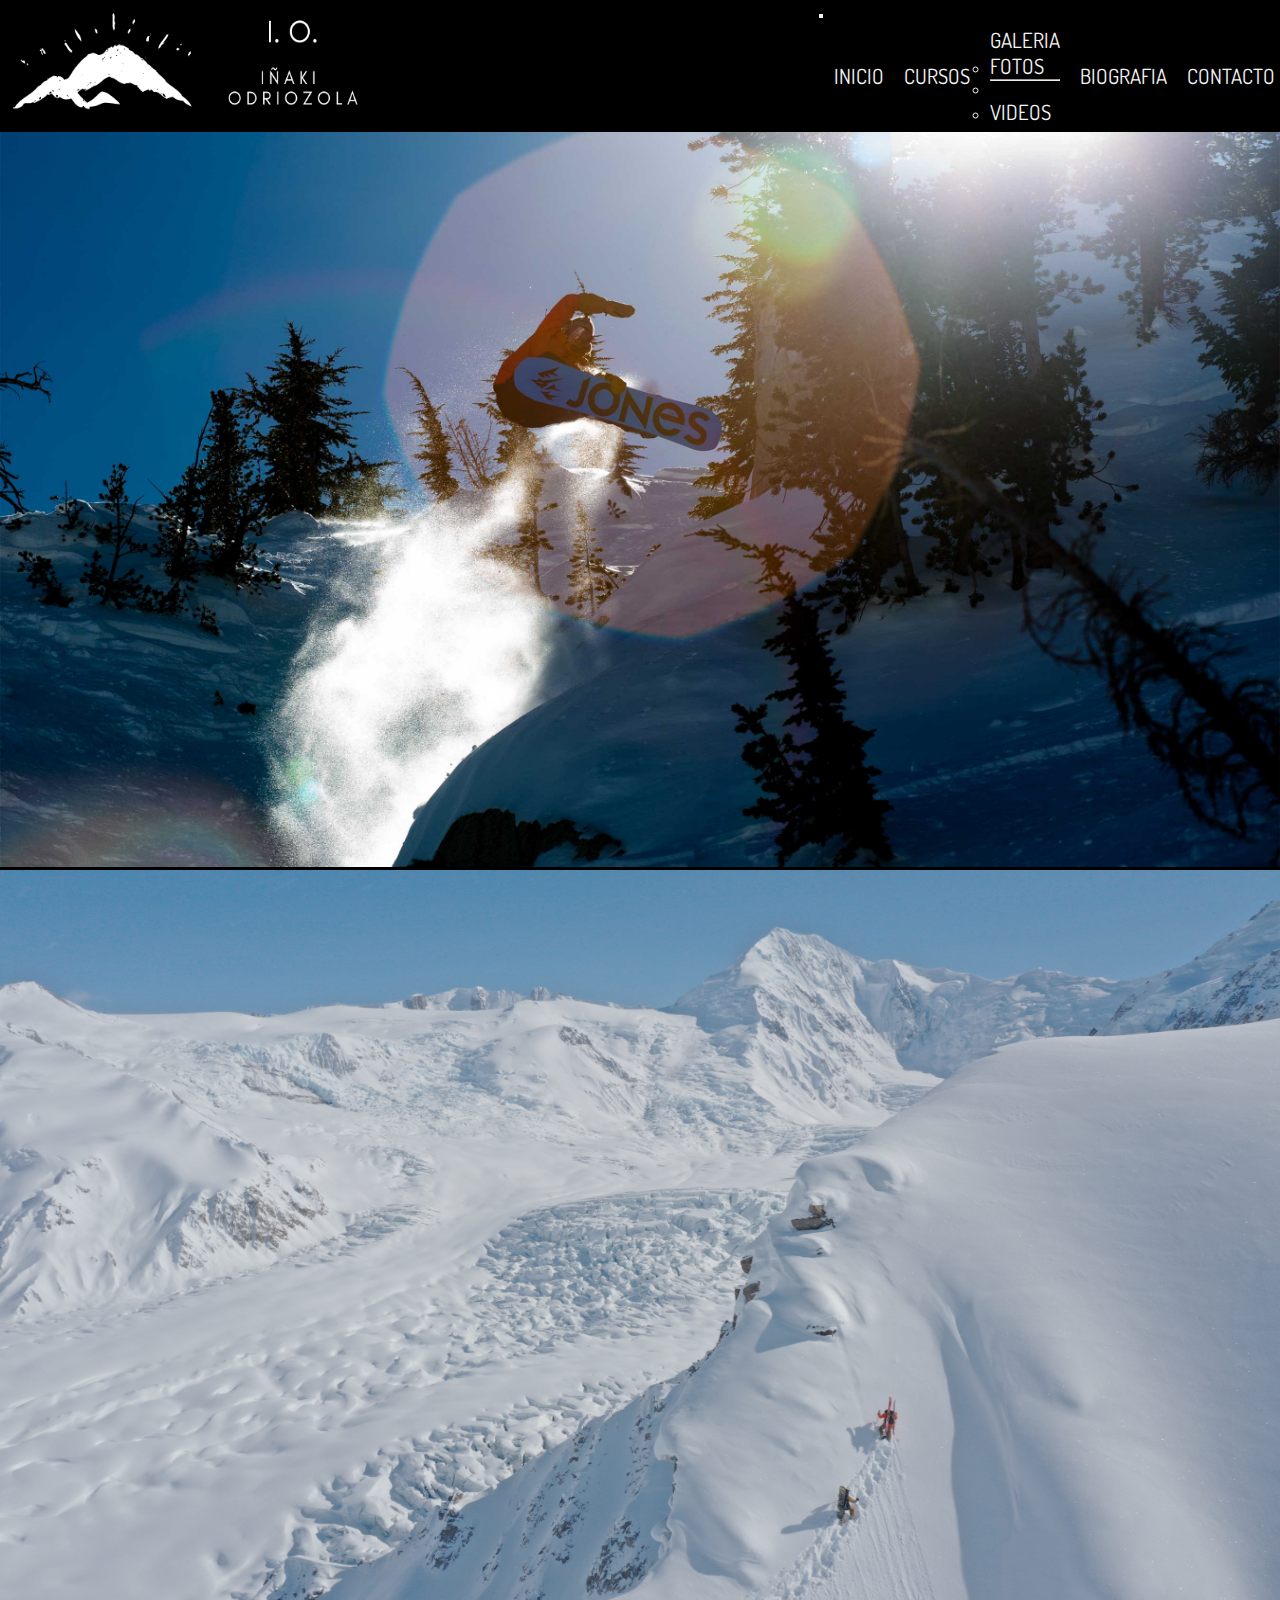
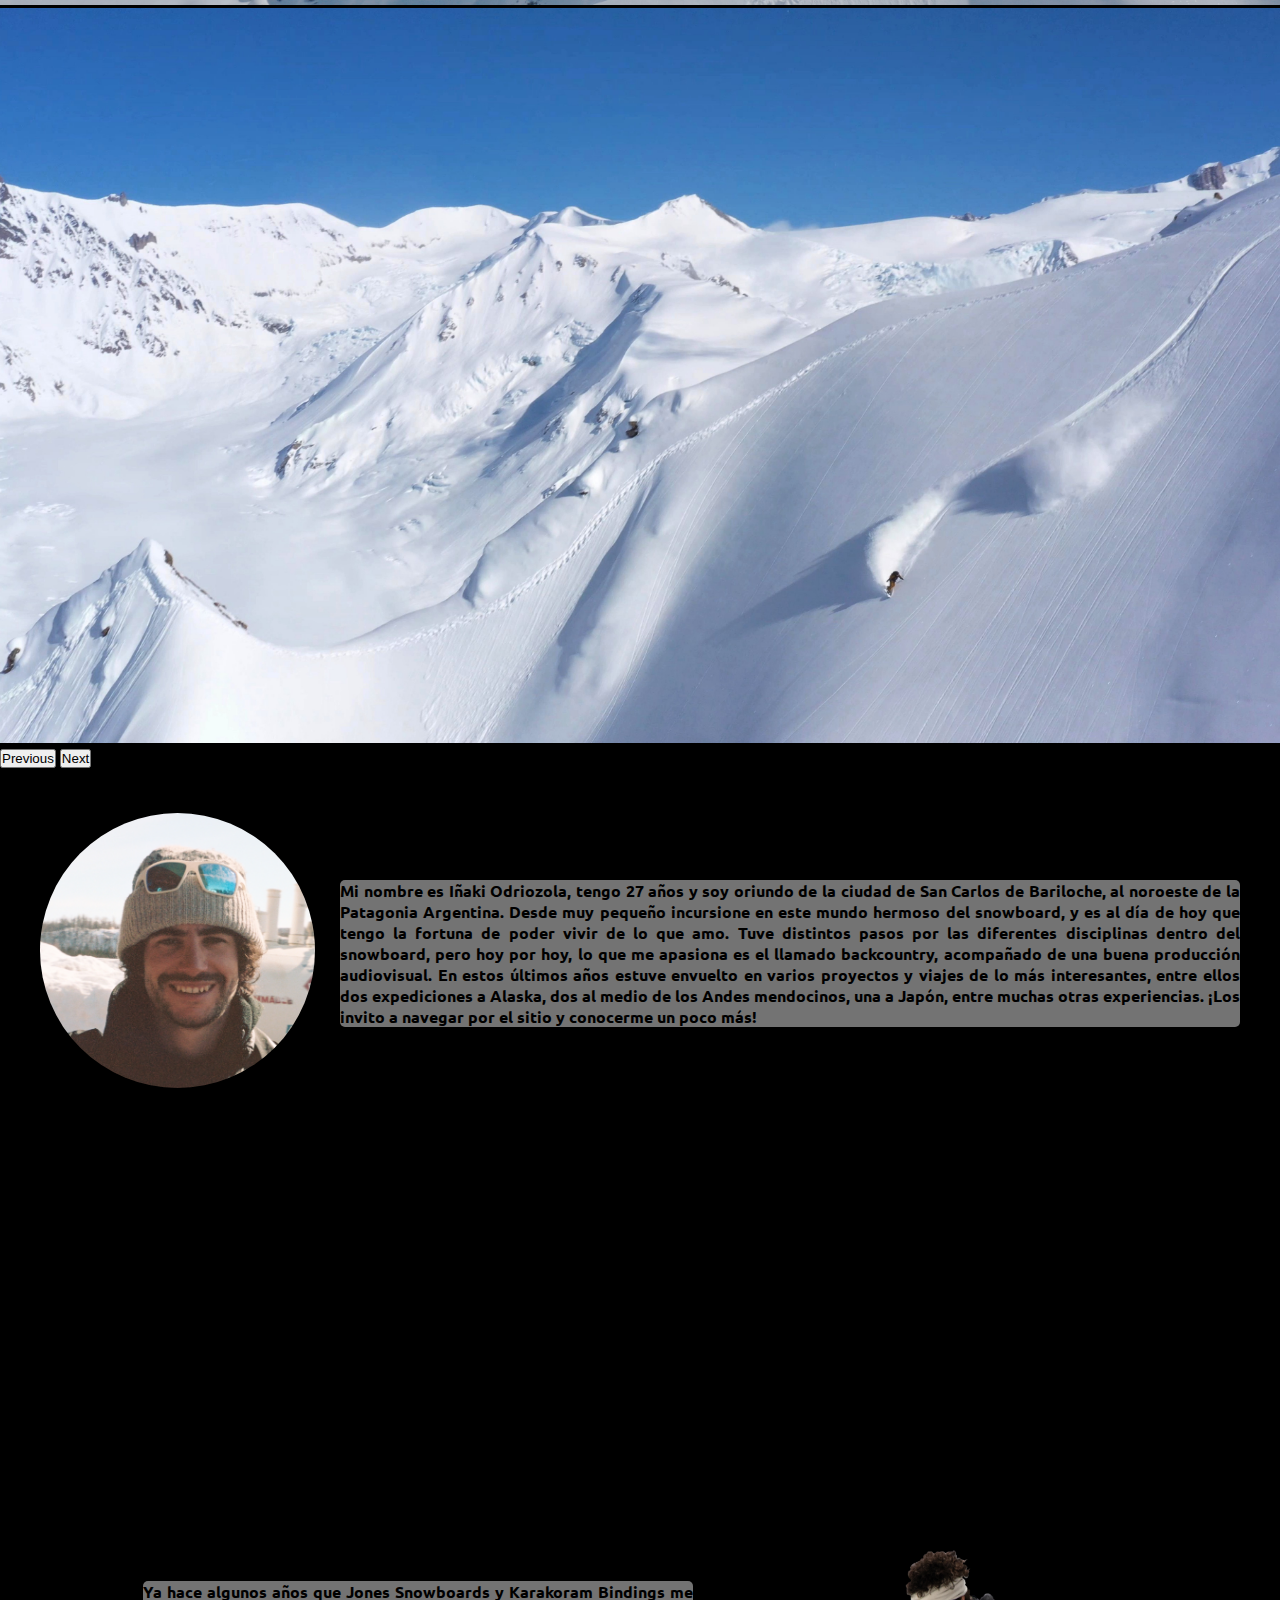
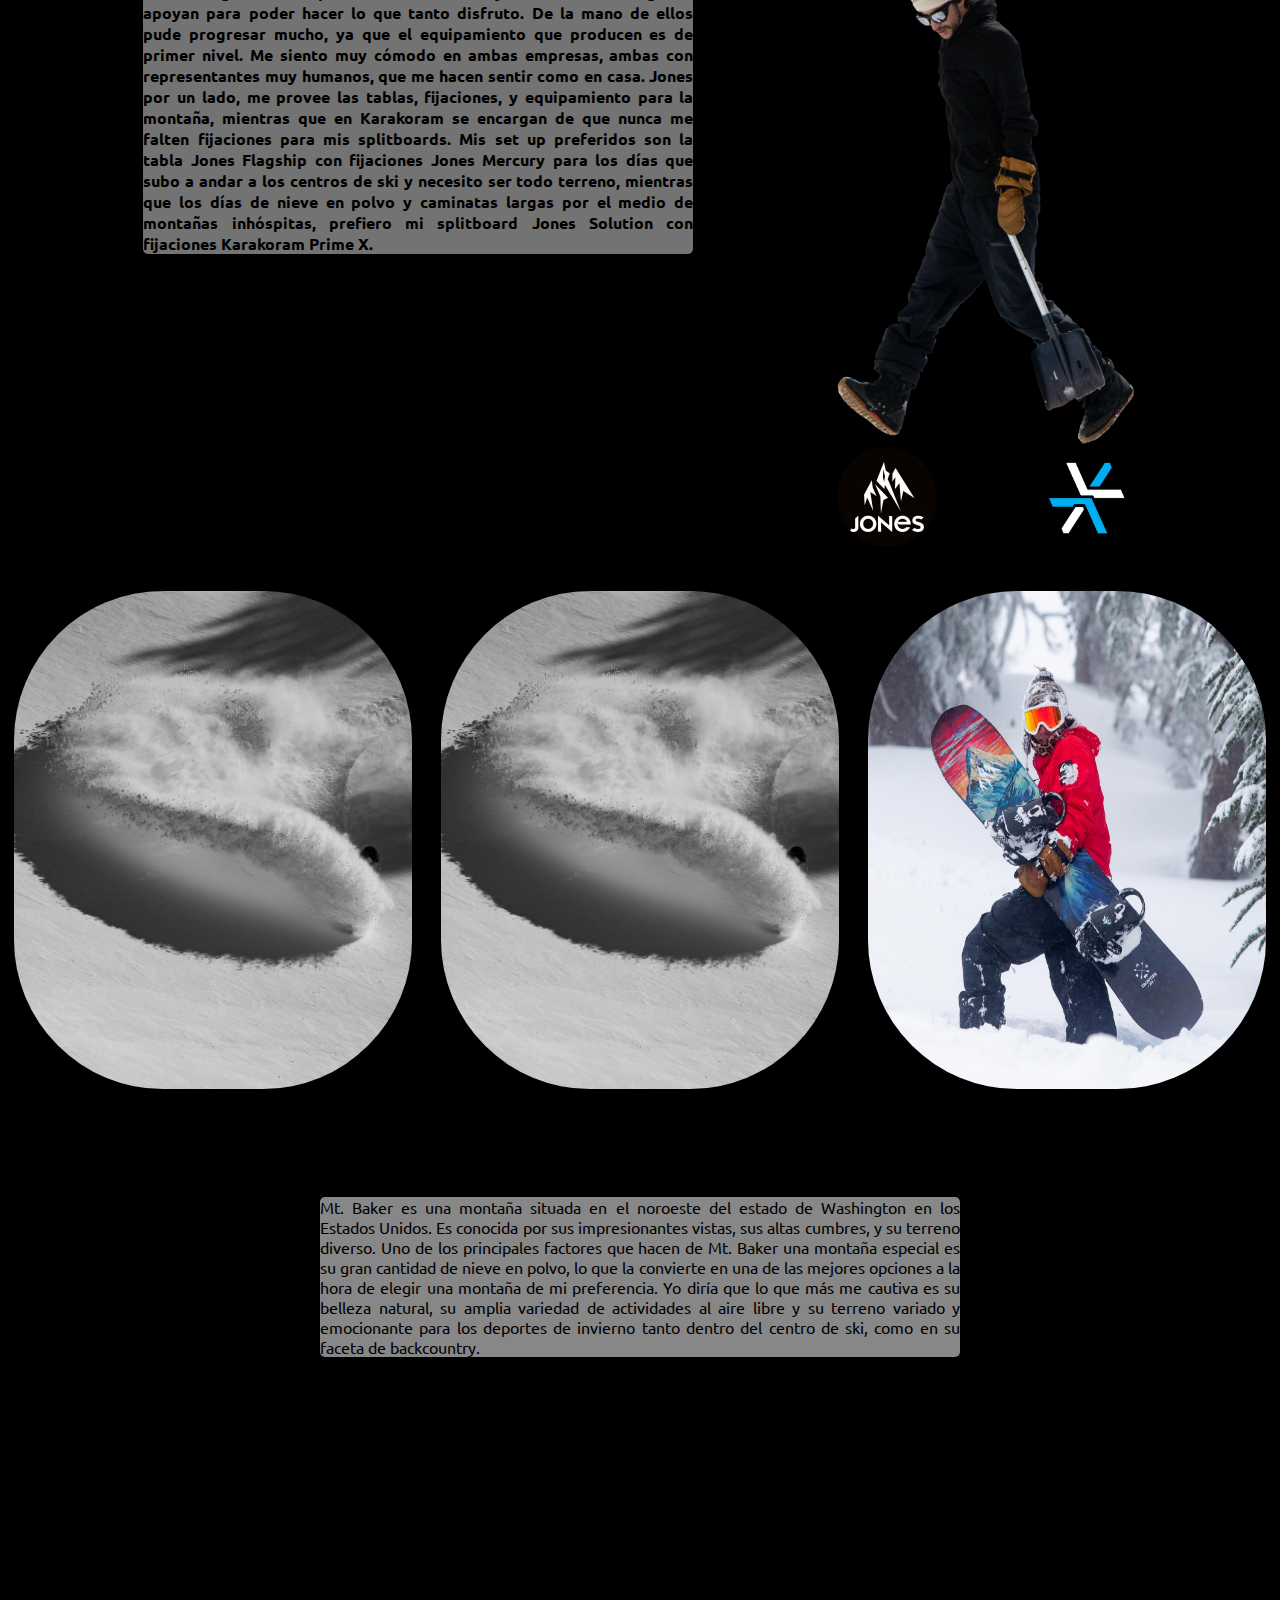
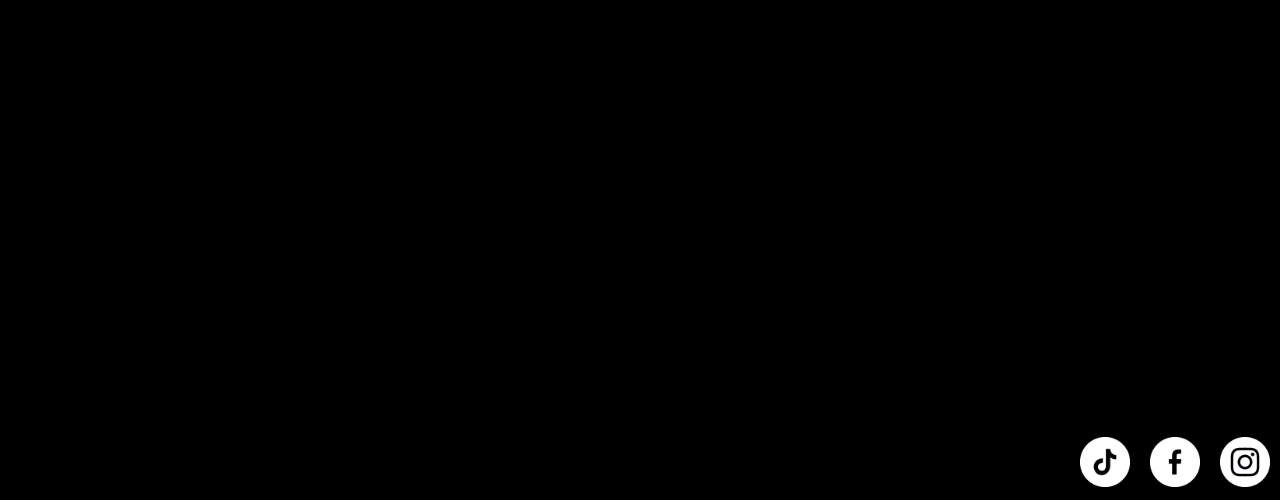
<file: index.html>
<!DOCTYPE html>
<html lang="en">
    <head>
        <meta charset="UTF-8">
        <meta http-equiv="X-UA-Compatible" content="IE=edge">
        <meta name="viewport" content="width=device-width, initial-scale=1.0">
        <meta name="description" content="Sitio web del snowboarder profesional argentino Iñaki Odriozola">
        <meta name="keywords" content="snowboard, cursos, argentino, backcountry, montaña, nieve, tabla, freestyle, bindings">
        <link href="https://cdn.jsdelivr.net/npm/bootstrap@5.3.0-alpha1/dist/css/bootstrap.min.css" rel="stylesheet" integrity="sha384-GLhlTQ8iRABdZLl6O3oVMWSktQOp6b7In1Zl3/Jr59b6EGGoI1aFkw7cmDA6j6gD" crossorigin="anonymous">
        <link rel="stylesheet" href="./sass/style.css">
        <title>IO | IÑAKI ODRIOZOLA</title>
    </head>
    <body>
        <header class="headerPrincipal">
            <a class="navbar-brand" href="./index.html"><img class="logo-io" src="./img/logo-io.jpg" alt="Img Logo"/></a>
            <nav class="navbar navbar-dark navbar-expand-lg" data-bs-theme="dark">
                <div class="container-fluid">
                    <button class="navbar-toggler" type="button" data-bs-toggle="collapse" data-bs-target="#navbarNav" aria-controls="navbarNav" aria-expanded="false" aria-label="Toggle navigation">
                        <span class="navbar-toggler-icon"></span>
                    </button>
                    <div class="collapse navbar-collapse" id="navbarNav">
                        <ul class="navbar-nav">
                            <li class="nav-item">
                            <a class="nav-link" aria-current="page" href="./index.html">INICIO</a>
                            </li>
                            <li class="nav-item">
                                <a class="nav-link" href="./pages/cursos.html">CURSOS</a>
                            </li>
                            <li class="nav-item dropdown">
                                <a class="nav-link dropdown-toggle" href="#" role="button" data-bs-toggle="dropdown" aria-expanded="false">
                                  GALERIA
                                </a>
                                <ul class="dropdown-menu">
                                    <li><a class="dropdown-item" href="./pages/galeria.html">FOTOS</a></li>
                                    <li><hr class="dropdown-divider"></li>
                                    <li><a class="dropdown-item" href="./pages/video-galeria.html">VIDEOS</a></li>
                                </ul>
                            </li>
                            <li class="nav-item">
                                <a class="nav-link" href="./pages/biografia.html">BIOGRAFIA</a>
                            </li>
                            <li class="nav-item">
                                <a class="nav-link" href="./pages/contacto.html">CONTACTO</a>
                            </li>
                        </ul>
                    </div>
                </div>
            </nav>                                    
        </header>
        <main class="mainPrincipal">
            <div id="carouselExampleRide" class="carousel slide" data-bs-ride="true">
                <div class="carousel-inner">
                  <div class="carousel-item active">
                    <img src="./img/img-carousel-1.JPG" class="d-block w-100" alt="img carousel 1">
                  </div>
                  <div class="carousel-item">
                    <img src="./img/img-carousel-2.JPG" class="d-block w-100" alt="img carousel 2">
                  </div>
                  <div class="carousel-item">
                    <img src="./img/img-carousel-3.jpg" class="d-block w-100" alt="img carousel 3">
                  </div>
                </div>
                <button class="carousel-control-prev" type="button" data-bs-target="#carouselExampleRide" data-bs-slide="prev">
                  <span class="carousel-control-prev-icon" aria-hidden="true"></span>
                  <span class="visually-hidden">Previous</span>
                </button>
                <button class="carousel-control-next" type="button" data-bs-target="#carouselExampleRide" data-bs-slide="next">
                  <span class="carousel-control-next-icon" aria-hidden="true"></span>
                  <span class="visually-hidden">Next</span>
                </button>
              </div>
            <section class="sobreMi">
                <div class="imgSobreMi">
                    <img src="./img/img-sobre-mi.jpg" alt="sobre mi">
                </div>
                <div class="textoSobreMi">
                    <h2>SOBRE MI</h2>
                    <p>Mi nombre es Iñaki Odriozola, tengo 27 años y soy oriundo de la ciudad de San Carlos de Bariloche, al noroeste de la Patagonia Argentina. Desde muy pequeño incursione en este mundo hermoso del snowboard, y es al día de hoy que tengo la fortuna de poder vivir de lo que amo. Tuve distintos pasos por las diferentes disciplinas dentro del snowboard, pero hoy por hoy, lo que me apasiona es el llamado backcountry, acompañado de una buena producción audiovisual. En estos últimos años estuve envuelto en varios proyectos y viajes de lo más interesantes, entre ellos dos expediciones a Alaska, dos al medio de los Andes mendocinos, una a Japón, entre muchas otras experiencias. ¡Los invito a navegar por el sitio y conocerme un poco más!    </p>
                </div>
            </section>
            <section class="iframesIndex">
                <aside class="medioIzq">
                    <iframe src="https://player.vimeo.com/video/642427885?h=1e8c86c89c" width="640" height="360" frameborder="0" allow="autoplay; fullscreen; picture-in-picture" allowfullscreen></iframe>
                </aside>
                <aside class="medioDer">
                    <iframe src="https://player.vimeo.com/video/152776829?h=6c93c7d4a7" width="640" height="360" frameborder="0" allow="autoplay; fullscreen; picture-in-picture" allowfullscreen></iframe>
                </aside>
            </section> 
            <section class="sponsorSection">
                <div class="sponsorLeft">
                    <div class="sponsorSectionTxt">
                        <h2>
                            Mis Sponsors
                        </h2>
                        <p>
                            Ya hace algunos años que Jones Snowboards y Karakoram Bindings me apoyan para poder hacer lo que tanto disfruto. De la mano de ellos pude progresar mucho, ya que el equipamiento que producen es de primer nivel. Me siento muy cómodo en ambas empresas, ambas con representantes muy humanos, que me hacen sentir como en casa. Jones por un lado, me provee las tablas, fijaciones, y equipamiento para la montaña, mientras que en Karakoram se encargan de que nunca me falten fijaciones para mis splitboards. Mis set up preferidos son la tabla Jones Flagship con fijaciones Jones Mercury para los días que subo a andar a los centros de ski y necesito ser todo terreno, mientras que los días de nieve en polvo y caminatas largas por el medio de montañas inhóspitas, prefiero mi splitboard Jones Solution con fijaciones Karakoram Prime X.
                        </p>
                    </div>
                </div>
                <div class="sponsorSectionImg">
                    <div class="indexImg">
                        <img src="./img/img-index-1.png" alt="imagen index 1">
                    </div>
                    <div class="indexLogo">
                        <a href="https://www.jonessnowboards.com/content/283-jones-snowboards-team-rider-inaki-odriozola"><img src="./img/logo-jones.jpeg" alt="logo jones"></a>
                        <a href="https://www.splitboardbindings.com/ambassadors/inaki-odriozola/"><img src="./img/logo-karakoram.png" alt="logo karakoram"></a>
                    </div>
                </div>
            </section>
            <section class="mediaContainer">
                <div class="imgScrollIndex">
                    <img src="./img/img-index-2.jpg" alt="img index 2">
                </div>
                <div class="imgScrollIndex">
                    <img src="./img/img-index-3.jpg" alt="img index 3">
                </div>
                <div class="imgScrollIndex">
                    <img src="./img/img-index-4.JPG" alt="img index 4">
                </div>
            </section>
            <section class="finIndex">
                <div class="textoFinIndex">
                    <h2 class="mtBaker">
                        Mt. Baker 
                    </h2>
                    <h3>
                        Mi montaña preferida
                    </h3>
                    <p>
                        Mt. Baker es una montaña situada en el noroeste del estado de Washington en los Estados Unidos. Es conocida por sus impresionantes vistas, sus altas cumbres,  y su terreno diverso. Uno de los principales factores que hacen de Mt. Baker una montaña especial es su gran cantidad de nieve en polvo, lo que la convierte en una de las mejores opciones a la hora de elegir una montaña de mi preferencia. Yo diría que lo que más me cautiva es su belleza natural, su amplia variedad de actividades al aire libre y su terreno variado y emocionante para los deportes de invierno tanto dentro del centro de ski, como en su faceta de backcountry.
                    </p>
                </div>
                <div class="iframesIndexDos">
                    <iframe width="700" height="600" src="https://www.youtube.com/embed/LvbhY_ypBnM" title="YouTube video player" frameborder="0" allow="accelerometer; autoplay; clipboard-write; encrypted-media; gyroscope; picture-in-picture; web-share" allowfullscreen></iframe>
                </div>
            </section>
        </main>
        <footer>
            <ul>
                <li><a href="https://www.tiktok.com/@inakiodriozola_"><img src="./img/tik-tok.png" alt="logo tiktok" class="logoRedes"></a></li>
                <li><a href="https://www.facebook.com/inaki.odriozola.5"><img src="./img/facebook.png" alt="logo facebook" class="logoRedes"></a></li>
                <li><a href="https://www.instagram.com/inakiodriozola/"><img src="./img/instagram.png" alt="logo instagram" class="logoRedes"></a></li>
            </ul>
        </footer>
        <script src="https://cdn.jsdelivr.net/npm/@popperjs/core@2.11.6/dist/umd/popper.min.js" integrity="sha384-oBqDVmMz9ATKxIep9tiCxS/Z9fNfEXiDAYTujMAeBAsjFuCZSmKbSSUnQlmh/jp3" crossorigin="anonymous"></script>
        <script src="https://cdn.jsdelivr.net/npm/bootstrap@5.3.0-alpha1/dist/js/bootstrap.min.js" integrity="sha384-mQ93GR66B00ZXjt0YO5KlohRA5SY2XofN4zfuZxLkoj1gXtW8ANNCe9d5Y3eG5eD" crossorigin="anonymous"></script>
    </body>
</html>
</file>
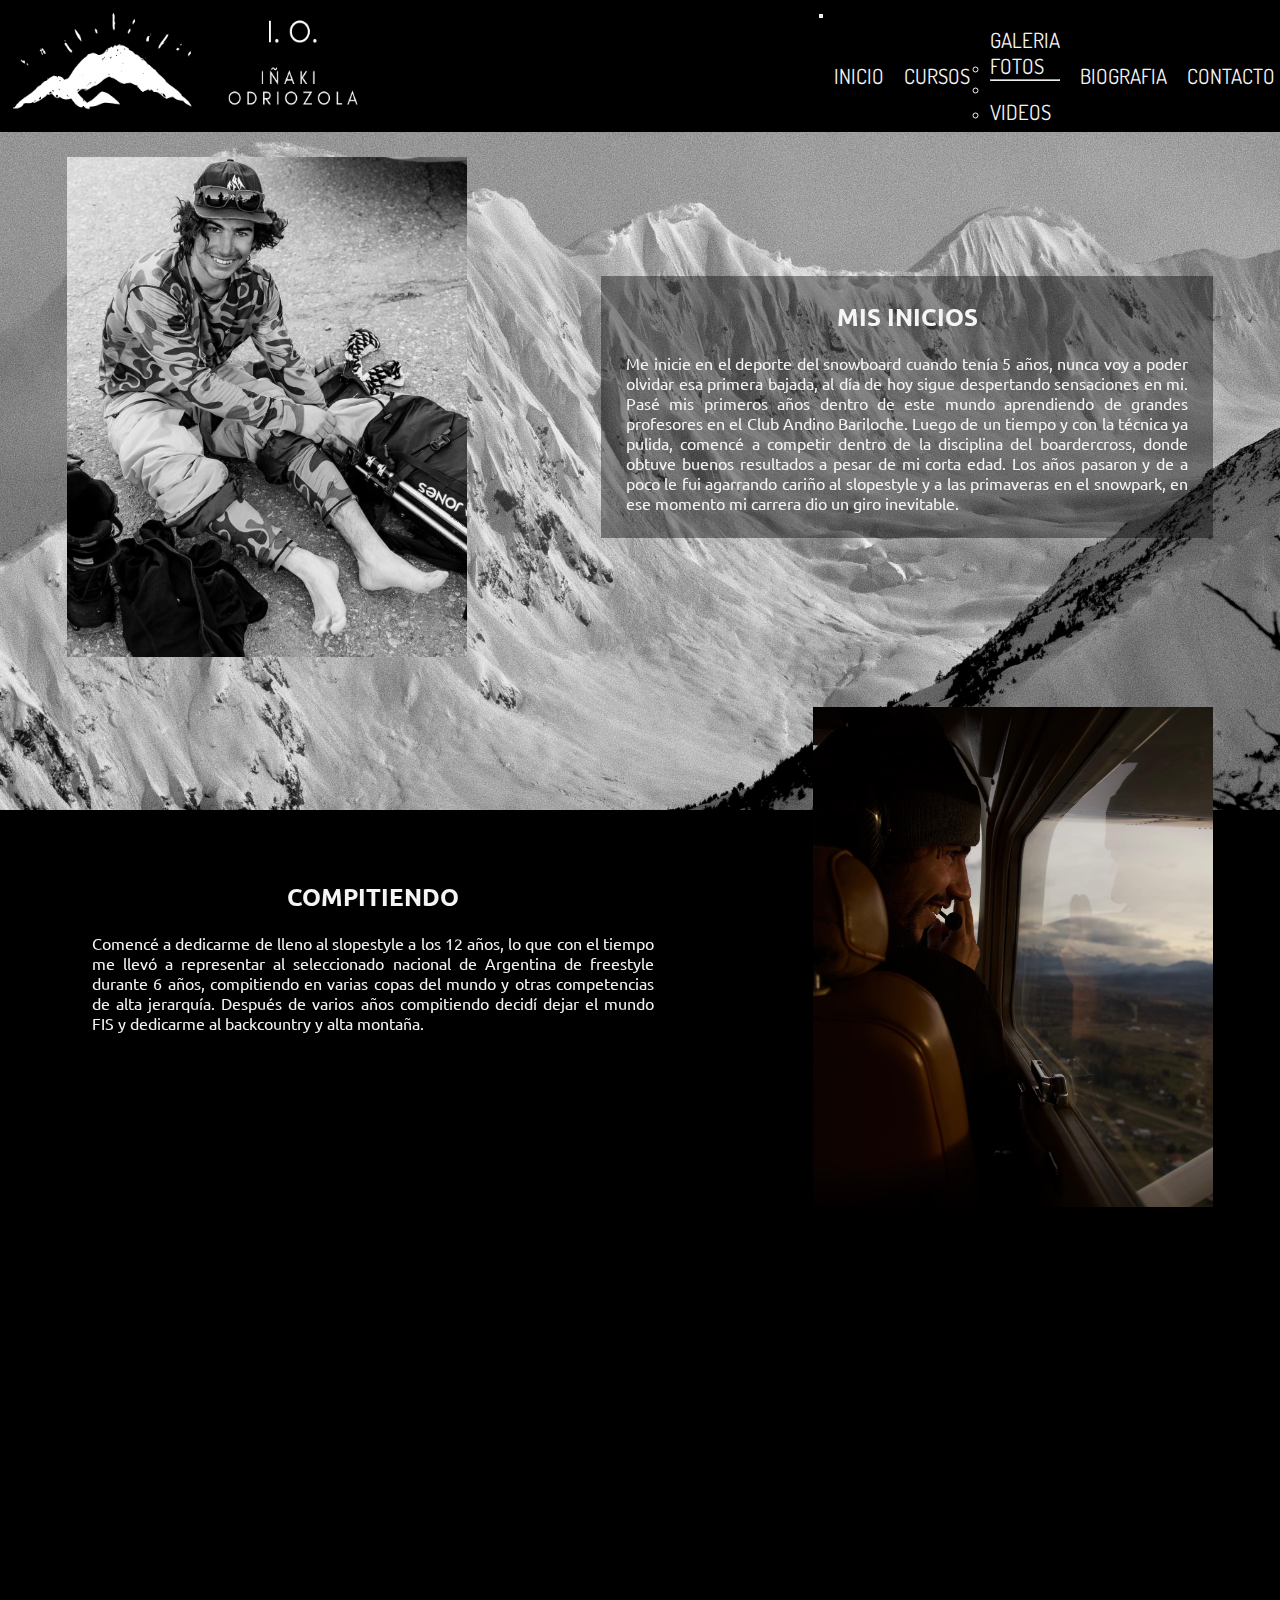
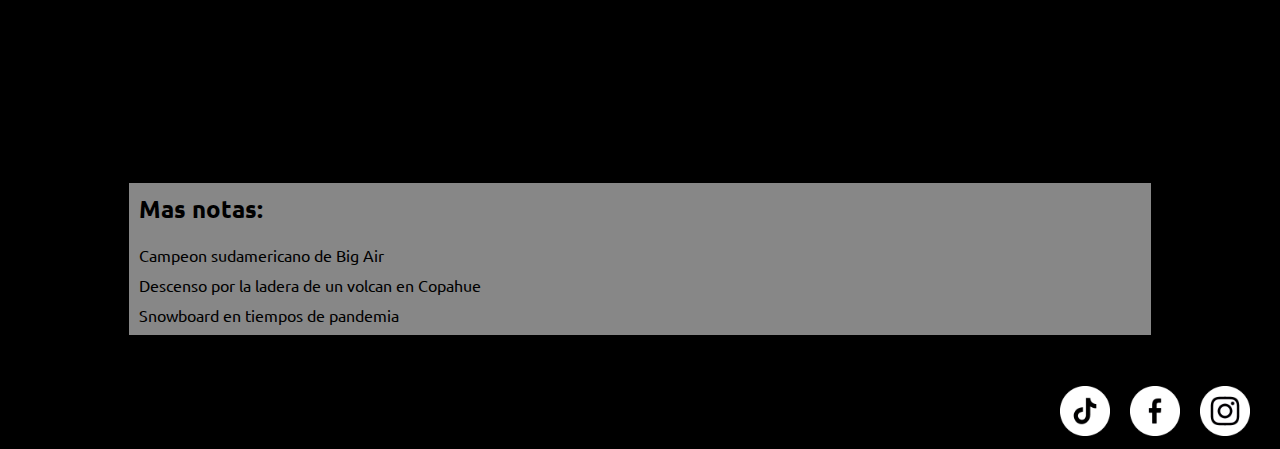
<file: pages/biografia.html>
<!DOCTYPE html>
<html lang="en">
    <head>
        <meta charset="UTF-8">
        <meta http-equiv="X-UA-Compatible" content="IE=edge">
        <meta name="viewport" content="width=device-width, initial-scale=1.0">
        <meta name="description" content="Un reccorido por la vida de Iñaki hasta el dia de hoy">
        <meta name="keywords" content="snowboard, cursos, argentino, backcountry, montaña, nieve, tabla, freestyle, bindings">
        <link href="https://unpkg.com/aos@2.3.1/dist/aos.css" rel="stylesheet">
        <link href="https://cdn.jsdelivr.net/npm/bootstrap@5.3.0-alpha1/dist/css/bootstrap.min.css" rel="stylesheet" integrity="sha384-GLhlTQ8iRABdZLl6O3oVMWSktQOp6b7In1Zl3/Jr59b6EGGoI1aFkw7cmDA6j6gD" crossorigin="anonymous">
        <link rel="stylesheet" href="../sass/style.css">
        <title>IO | BIOGRAFIA</title>
    </head>
    <body>
        <header class="headerPrincipal">
            <a class="navbar-brand" href="../index.html"><img class="logo-io" src="../img/logo-io.jpg" alt="Img Logo"/></a>
            <nav class="navbar navbar-dark navbar-expand-lg" data-bs-theme="dark">
                <div class="container-fluid">
                    <button class="navbar-toggler" type="button" data-bs-toggle="collapse" data-bs-target="#navbarNav" aria-controls="navbarNav" aria-expanded="false" aria-label="Toggle navigation">
                        <span class="navbar-toggler-icon"></span>
                    </button>
                    <div class="collapse navbar-collapse" id="navbarNav">
                        <ul class="navbar-nav">
                            <li class="nav-item">
                            <a class="nav-link" aria-current="page" href="../index.html">INICIO</a>
                            </li>
                            <li class="nav-item">
                                <a class="nav-link" href="./cursos.html">CURSOS</a>
                            </li>
                            <li class="nav-item dropdown">
                                <a class="nav-link dropdown-toggle" href="#" role="button" data-bs-toggle="dropdown" aria-expanded="false">
                                  GALERIA
                                </a>
                                <ul class="dropdown-menu">
                                    <li><a class="dropdown-item" href="./galeria.html">FOTOS</a></li>
                                    <li><hr class="dropdown-divider"></li>
                                    <li><a class="dropdown-item" href="./video-galeria.html">VIDEOS</a></li>
                                </ul>
                            </li>
                            <li class="nav-item">
                                <a class="nav-link" href="./biografia.html">BIOGRAFIA</a>
                            </li>
                            <li class="nav-item">
                                <a class="nav-link" href="./contacto.html">CONTACTO</a>
                            </li>
                        </ul>
                    </div>
                </div>
            </nav>                                    
        </header>
        <main class="biografiaMain">
            <article class="seccionInicios" data-aos="fade-right">
                <img src="../img/img-bio-1.jpeg" alt="Img bio 1">
                <div class="textoInicios">
                    <h2>MIS INICIOS</h2>
                    <p>
                        Me inicie en el deporte del snowboard cuando tenía 5 años, nunca voy a poder olvidar esa primera bajada, al día de hoy sigue despertando sensaciones en mi. Pasé mis primeros años dentro de este mundo aprendiendo de grandes profesores en el Club Andino Bariloche. Luego de un tiempo y con la técnica ya pulida, comencé a competir dentro de la disciplina del boardercross, donde obtuve buenos resultados a pesar de mi corta edad. Los años pasaron y de a poco le fui agarrando cariño al slopestyle y a las primaveras en el snowpark, en ese momento mi carrera dio un giro inevitable.
                    </p>
                </div>
            </article>
            <article class="seccionCompitiendo" data-aos="fade-up">
                <img src="../img/img-bio-2.jpg" alt="Img bio 2">
                <div class="textoCompitiendo">
                    <h2>COMPITIENDO</h2>
                    <p>
                        Comencé a dedicarme de lleno al slopestyle a los 12 años, lo que con el tiempo me llevó a representar al seleccionado nacional de  Argentina de freestyle durante 6 años, compitiendo en varias copas del mundo y otras competencias de alta jerarquía. Después de varios años compitiendo decidí dejar el mundo FIS y dedicarme al backcountry y alta montaña.
                    </p>
                </div>
            </article>
            <article class="seccionAlDiaDeHoy" data-aos="fade-right">
                <img src="../img/img-bio-3.JPG" alt="Img bio 3">
                <div class="textoAlDiaDeHoy">
                    <h2>AL DIA DE HOY</h2>
                    <p>
                        En los últimos años me he dedicado mas que nada al splitboard, lo que me permite explorar más profundamente las montañas y encontrar cosas nuevas que hacer en los Andes.
                        En este momento tengo la suerte de estar andando en snowboard la mayor parte del año. Realmente estoy buscando andar todo lo que pueda y explorar diferentes montañas en todo el mundo. Mis proyectos actuales incluyen llegar a áreas desconocidas de los Andes y los continentes del norte a lo largo de los próximos años. Me gustaría poder vivir el invierno anual, compartiendo mi tiempo tanto en el hemisferio norte como en el sur. Hoy en día es muy difícil lograr esto y estar en Argentina hace que sea difícil vivir del snowboard. Es por eso que estoy buscando apoyo de marcas internacionales. Estoy comprometido y listo para alcanzar mi máximo potencial.
                    </p>
                </div>
            </article>
            <div class="masNotas">
                <h2> Mas notas: </h2>
                <ul>
                    <li><a href="https://www.fasa.org.ar/inaki-odriozola-se-consagro-campeon-sudamericano-de-big-air/">Campeon sudamericano de Big Air</a></li>
                    <li><a href="https://www.clarin.com/deportes/polideportivo/argentino-volcan-activo-eclipso-mejores-mundo-nieve_0_PPWon5-37.html">Descenso por la ladera de un volcan en Copahue</a></li>
                    <li><a href="https://espndeportes.espn.com/otros-deportes/nota/_/id/7170077/nieve-en-tiempos-de-pandemia-como-disfrutaron-cuatro-riders-argentinos">Snowboard en tiempos de pandemia</a></li>
                </ul>
            </div>
        </main>
        <footer>
            <ul>
                <li><a href="https://www.tiktok.com/@inakiodriozola_"><img src="../img/tik-tok.png" alt="logo tiktok" class="logoRedes"></a></li>
                <li><a href="https://www.facebook.com/inaki.odriozola.5"><img src="../img/facebook.png" alt="logo facebook" class="logoRedes"></a></li>
                <li><a href="https://www.instagram.com/inakiodriozola/"><img src="../img/instagram.png" alt="logo instagram" class="logoRedes"></a><li>
            </ul>
        </footer>
        <script src="https://cdn.jsdelivr.net/npm/@popperjs/core@2.11.6/dist/umd/popper.min.js" integrity="sha384-oBqDVmMz9ATKxIep9tiCxS/Z9fNfEXiDAYTujMAeBAsjFuCZSmKbSSUnQlmh/jp3" crossorigin="anonymous"></script>
        <script src="https://cdn.jsdelivr.net/npm/bootstrap@5.3.0-alpha1/dist/js/bootstrap.min.js" integrity="sha384-mQ93GR66B00ZXjt0YO5KlohRA5SY2XofN4zfuZxLkoj1gXtW8ANNCe9d5Y3eG5eD" crossorigin="anonymous"></script>
        <script src="https://unpkg.com/aos@2.3.1/dist/aos.js"></script>
        <script> AOS.init(); </script>
    </body>
</html>
</file>
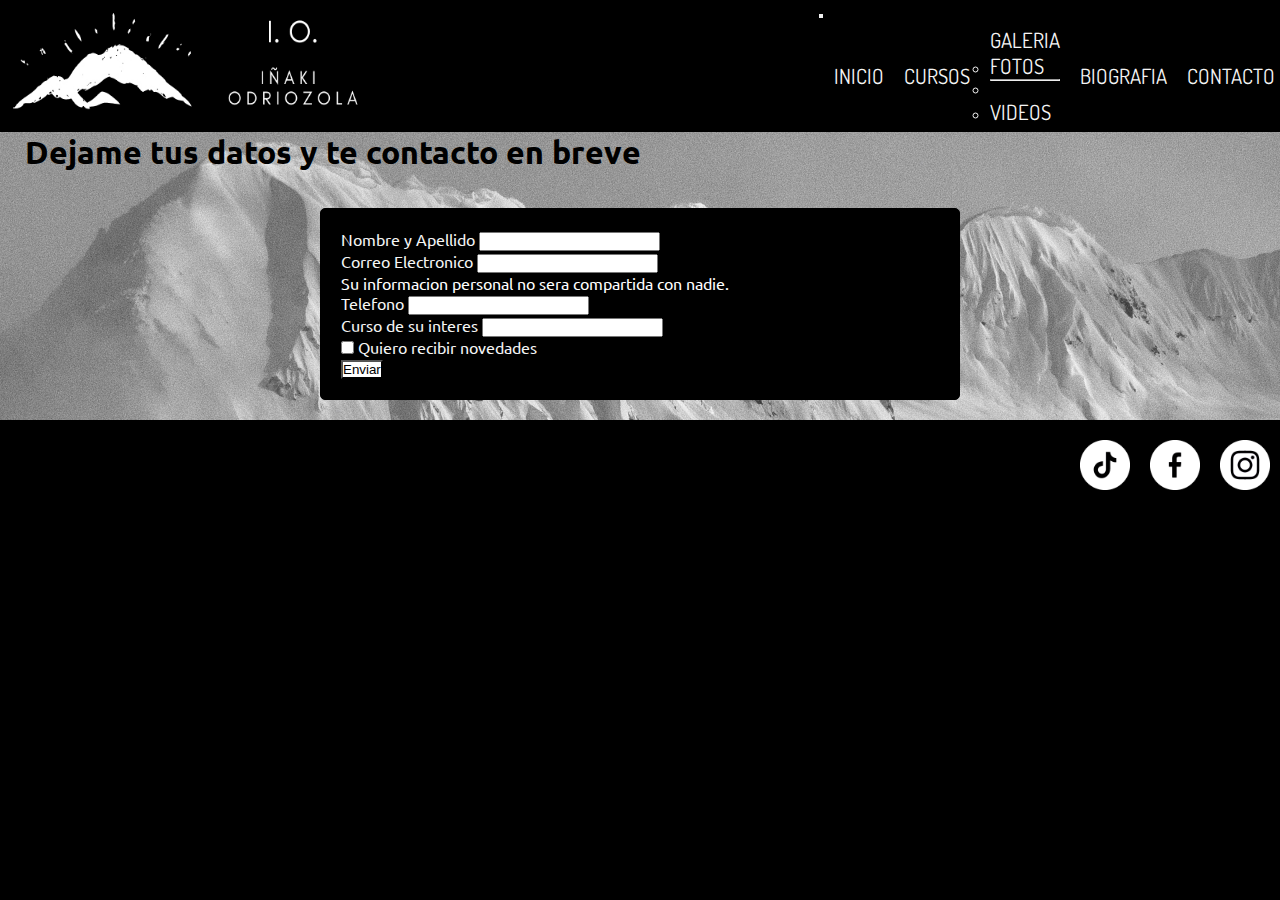
<file: pages/contacto.html>
<!DOCTYPE html>
<html lang="en">
    <head>
        <meta charset="UTF-8">
        <meta http-equiv="X-UA-Compatible" content="IE=edge">
        <meta name="viewport" content="width=device-width, initial-scale=1.0">
        <meta name="description" content="Si te interesa algun curso en particular, aca podes dejarme tu consulta!">
        <meta name="keywords" content="snowboard, cursos, argentino, backcountry, montaña, nieve, tabla, freestyle, bindings">
        <link href="https://cdn.jsdelivr.net/npm/bootstrap@5.3.0-alpha1/dist/css/bootstrap.min.css" rel="stylesheet" integrity="sha384-GLhlTQ8iRABdZLl6O3oVMWSktQOp6b7In1Zl3/Jr59b6EGGoI1aFkw7cmDA6j6gD" crossorigin="anonymous">
        <link rel="stylesheet" href="../sass/style.css">
        <title>IO | CONTACTO</title>
    </head>
    <body>
        <header class="headerPrincipal">
            <a class="navbar-brand" href="../index.html"><img class="logo-io" src="../img/logo-io.jpg" alt="Img Logo"/></a>
            <nav class="navbar navbar-dark navbar-expand-lg" data-bs-theme="dark">
                <div class="container-fluid">
                    <button class="navbar-toggler" type="button" data-bs-toggle="collapse" data-bs-target="#navbarNav" aria-controls="navbarNav" aria-expanded="false" aria-label="Toggle navigation">
                        <span class="navbar-toggler-icon"></span>
                    </button>
                    <div class="collapse navbar-collapse" id="navbarNav">
                        <ul class="navbar-nav">
                            <li class="nav-item">
                            <a class="nav-link" aria-current="page" href="../index.html">INICIO</a>
                            </li>
                            <li class="nav-item">
                                <a class="nav-link" href="./cursos.html">CURSOS</a>
                            </li>
                            <li class="nav-item dropdown">
                                <a class="nav-link dropdown-toggle" href="#" role="button" data-bs-toggle="dropdown" aria-expanded="false">
                                  GALERIA
                                </a>
                                <ul class="dropdown-menu">
                                    <li><a class="dropdown-item" href="./galeria.html">FOTOS</a></li>
                                    <li><hr class="dropdown-divider"></li>
                                    <li><a class="dropdown-item" href="./video-galeria.html">VIDEOS</a></li>
                                </ul>
                            </li>
                            <li class="nav-item">
                                <a class="nav-link" href="./biografia.html">BIOGRAFIA</a>
                            </li>
                            <li class="nav-item">
                                <a class="nav-link" href="./contacto.html">CONTACTO</a>
                            </li>
                        </ul>
                    </div>
                </div>
            </nav>                                    
        </header>
        <main>
            <h1>Dejame tus datos y te contacto en breve</h1>
            <section class="form-container">
                <form>
                    <div class="mb-3">
                        <label for="exampleInputEmail1" class="form-label"
                        >Nombre y Apellido</label
                        >
                        <input
                        type="text"
                        class="form-control"
                        id="exampleInputEmail1"
                        aria-describedby="emailHelp"
                        />
                    </div>
                    <div class="mb-3">
                        <label for="exampleInputPassword1" class="form-label"
                        >Correo Electronico</label
                        >
                        <input
                        type="email"
                        class="form-control"
                        id="exampleInputPassword1"
                        />
                        <div id="emailHelp" class="form-text">
                            Su informacion personal no sera compartida con nadie.
                        </div>
                    </div>
                    <div class="mb-3">
                        <label for="exampleInputPassword1" class="form-label"
                        >Telefono</label
                        >
                        <input
                        type="tel"
                        class="form-control"
                        id="exampleInputPassword1"
                        />
                    </div>
                    <div class="mb-3">
                        <label for="exampleInputPassword1" class="form-label"
                        >Curso de su interes</label
                        >
                        <input
                        type="text"
                        class="form-control"
                        id="exampleInputPassword1"
                        />
                    </div>
                    <div class="mb-3 form-check">
                        <input
                        type="checkbox"
                        class="form-check-input"
                        id="exampleCheck1"
                        />
                        <label class="form-check-label" for="exampleCheck1"
                        >Quiero recibir novedades</label
                        >
                    </div>
                    <button type="submit" class="btn">Enviar</button>
                </form>
            </section>
        </main>
        <footer class="footerContacto">
            <ul>
                <li><a href="https://www.tiktok.com/@inakiodriozola_"><img src="../img/tik-tok.png" alt="logo tiktok" class="logoRedes"></a></li>
                <li><a href="https://www.facebook.com/inaki.odriozola.5"><img src="../img/facebook.png" alt="logo facebook" class="logoRedes"></a></li>
                <li><a href="https://www.instagram.com/inakiodriozola/"><img src="../img/instagram.png" alt="logo instagram" class="logoRedes"></a></li>
            </ul>
        </footer>
        <script src="https://cdn.jsdelivr.net/npm/@popperjs/core@2.11.6/dist/umd/popper.min.js" integrity="sha384-oBqDVmMz9ATKxIep9tiCxS/Z9fNfEXiDAYTujMAeBAsjFuCZSmKbSSUnQlmh/jp3" crossorigin="anonymous"></script>
        <script src="https://cdn.jsdelivr.net/npm/bootstrap@5.3.0-alpha1/dist/js/bootstrap.min.js" integrity="sha384-mQ93GR66B00ZXjt0YO5KlohRA5SY2XofN4zfuZxLkoj1gXtW8ANNCe9d5Y3eG5eD" crossorigin="anonymous"></script>
    </body>
</html>
</file>
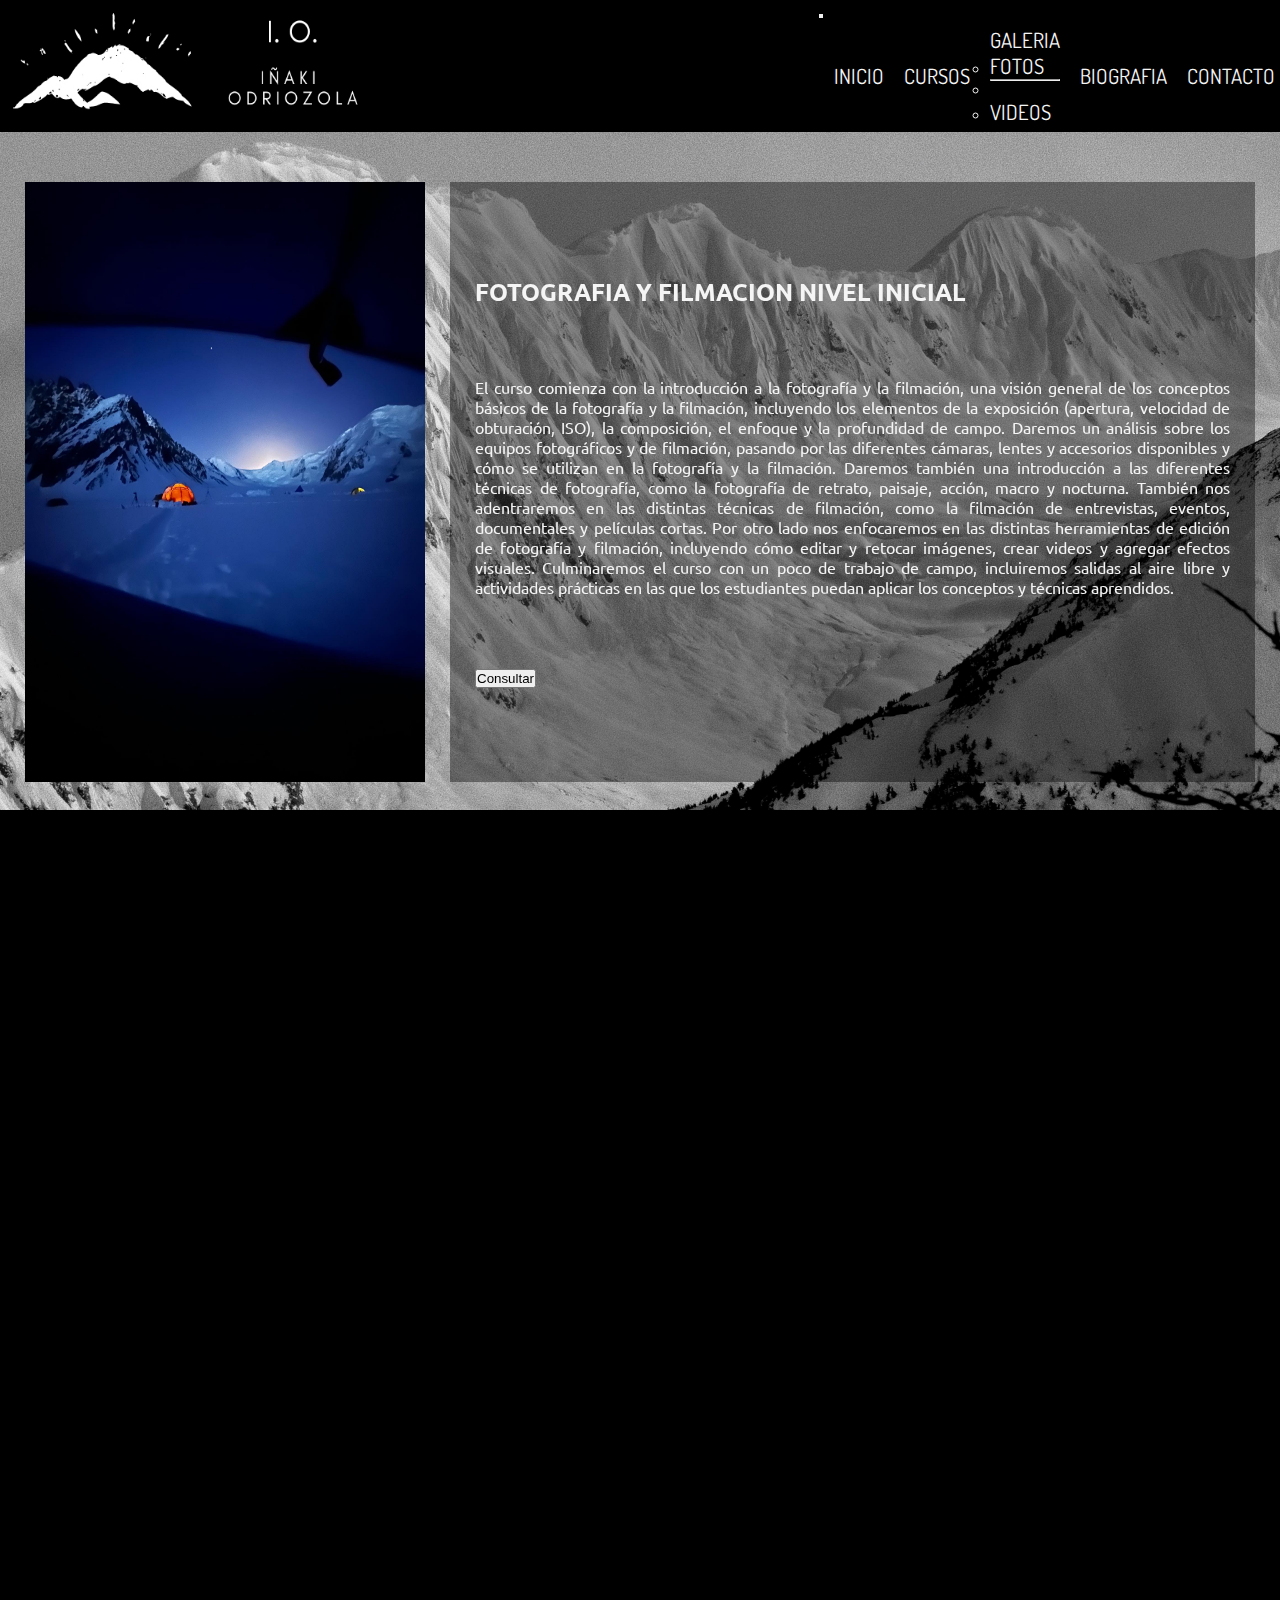
<file: pages/cursos.html>
<!DOCTYPE html>
<html lang="en">
    <head>
        <meta charset="UTF-8">
        <meta http-equiv="X-UA-Compatible" content="IE=edge">
        <meta name="viewport" content="width=device-width, initial-scale=1.0">
        <meta name="description" content="Aqui estan los distintos cursos que Iñaki ofrece">
        <meta name="keywords" content="snowboard, cursos, argentino, backcountry, montaña, nieve, tabla, freestyle, bindings">
        <link href="https://unpkg.com/aos@2.3.1/dist/aos.css" rel="stylesheet">
        <link href="https://cdn.jsdelivr.net/npm/bootstrap@5.3.0-alpha1/dist/css/bootstrap.min.css" rel="stylesheet" integrity="sha384-GLhlTQ8iRABdZLl6O3oVMWSktQOp6b7In1Zl3/Jr59b6EGGoI1aFkw7cmDA6j6gD" crossorigin="anonymous">
        <link rel="stylesheet" href="../sass/style.css">
        <title>IO | CURSOS</title>
    </head>
    <body>
        <header class="headerPrincipal">
            <a class="navbar-brand" href="../index.html"><img class="logo-io" src="../img/logo-io.jpg" alt="Img Logo"/></a>
            <nav class="navbar navbar-dark navbar-expand-lg" data-bs-theme="dark">
                <div class="container-fluid">
                    <button class="navbar-toggler" type="button" data-bs-toggle="collapse" data-bs-target="#navbarNav" aria-controls="navbarNav" aria-expanded="false" aria-label="Toggle navigation">
                        <span class="navbar-toggler-icon"></span>
                    </button>
                    <div class="collapse navbar-collapse" id="navbarNav">
                        <ul class="navbar-nav">
                            <li class="nav-item">
                            <a class="nav-link" aria-current="page" href="../index.html">INICIO</a>
                            </li>
                            <li class="nav-item">
                                <a class="nav-link" href="./cursos.html">CURSOS</a>
                            </li>
                            <li class="nav-item dropdown">
                                <a class="nav-link dropdown-toggle" href="#" role="button" data-bs-toggle="dropdown" aria-expanded="false">
                                  GALERIA
                                </a>
                                <ul class="dropdown-menu">
                                    <li><a class="dropdown-item" href="./galeria.html">FOTOS</a></li>
                                    <li><hr class="dropdown-divider"></li>
                                    <li><a class="dropdown-item" href="./video-galeria.html">VIDEOS</a></li>
                                </ul>
                            </li>
                            <li class="nav-item">
                                <a class="nav-link" href="./biografia.html">BIOGRAFIA</a>
                            </li>
                            <li class="nav-item">
                                <a class="nav-link" href="./contacto.html">CONTACTO</a>
                            </li>
                        </ul>
                    </div>
                </div>
            </nav>                                    
        </header>
        <main>
            <section class="seccionCursos">
                <div class="cursoConteiner" data-aos="fade-right">
                    <img src="../img/img-cursos-1.jpg" alt="Curso 1">
                    <div class="adentroCurso">
                        <h2>FOTOGRAFIA Y FILMACION NIVEL INICIAL</h2>
                        <p>El curso comienza con la introducción a la fotografía y la filmación, una visión general de los conceptos básicos de la fotografía y la filmación, incluyendo los elementos de la exposición (apertura, velocidad de obturación, ISO), la composición, el enfoque y la profundidad de campo. Daremos un análisis sobre los equipos fotográficos y de filmación, pasando por las diferentes cámaras, lentes y accesorios disponibles y cómo se utilizan en la fotografía y la filmación. Daremos también una introducción a las diferentes técnicas de fotografía, como la fotografía de retrato, paisaje, acción, macro y nocturna. También nos adentraremos en las distintas técnicas de filmación, como la filmación de entrevistas, eventos, documentales y películas cortas. Por otro lado nos enfocaremos en las distintas herramientas de edición de fotografía y filmación, incluyendo cómo editar y retocar imágenes, crear videos y agregar efectos visuales. Culminaremos el curso con un poco de trabajo de campo, incluiremos salidas al aire libre y actividades prácticas en las que los estudiantes puedan aplicar los conceptos y técnicas aprendidos.</p>
                        <a href="./contacto.html"><button type="button" class="btn btn-light">Consultar</button></a>
                    </div>
                </div>
                <div class="cursoConteiner" data-aos="fade-right">
                    <img src="../img/img-cursos-2.JPG" alt="Curso 2">
                    <div class="adentroCurso">
                        <h2>PREVENCION DE AVALANCHAS</h2>
                        <p>En el curso de  prevención de avalanchas cubriremos todos los aspectos posibles empezando por la teoría, comenzamos con una presentación de la teoría básica de las avalanchas. Esto incluye cómo se forman, qué factores influyen en su desarrollo y cómo se pueden prevenir y manejar. También exploraremos distintas técnicas de búsqueda, ya que uno de los aspectos más importantes del curso es el aprendizaje de técnicas de búsqueda en avalanchas. Esto implica el uso de dispositivos de búsqueda de víctimas de avalanchas (como detectores de avalanchas, arvas, y sondas) y la búsqueda de víctimas en un escenario simulado. El curso también cubre la evaluación del terreno y la toma de decisiones en relación con la seguridad en avalanchas. Los participantes aprenderán a leer la topografía del terreno, a identificar las características del terreno que pueden contribuir a la formación de avalanchas y a tomar decisiones informadas sobre el terreno que están a punto de atravesar. Por otro lado, el curso también se enfoca en la gestión de riesgos y en la toma de decisiones informadas sobre la seguridad. Los participantes aprenderán cómo evaluar el riesgo de avalanchas y cómo tomar decisiones informadas sobre su seguridad en terrenos de montaña. Por último nos centraremos en las normas de seguridad: Además de las habilidades técnicas, el curso también se enfoca en la importancia de seguir las normas de seguridad. Los participantes aprenderán sobre el equipo de seguridad esencial y cómo utilizarlo correctamente. También aprenderán a trabajar en equipo y a comunicarse de manera efectiva para minimizar el riesgo de accidentes.</p>
                        <a href="./contacto.html"><button type="button" class="btn btn-light">Consultar</button></a>
                    </div>
                </div>
                <div class="cursoConteiner" data-aos="fade-right">
                    <img src="../img/img-cursos-3.jpeg" alt="Curso 3">
                    <div class="adentroCurso">
                        <h2>PRIMEROS PASOS EN EL BACKCOUNTRY</h2>
                        <p>Se les enseñará a los estudiantes técnicas de snowboard específicas para terrenos fuera de pista y montañas remotas. El curso de backcountry está diseñado para estudiantes que ya tienen experiencia en snowboard y buscan llevar sus habilidades al siguiente nivel en un entorno más desafiante. Dentro del curso, tocaremos los siguientes temas: Conocimiento del terreno, los estudiantes aprenderán a leer y analizar el terreno, identificar los peligros y las condiciones de nieve. Equipo adecuado, aprenderán sobre el equipo necesario para el backcountry, como cascos, mochilas de avalancha, arneses, cuerdas y botas especiales para backcountry. Técnicas de snowboard, veremos técnicas avanzadas de snowboard para terrenos fuera de pista, incluyendo técnicas de caída, giros y saltos. Seguridad, nos adentraremos en la prevención de accidentes y cómo actuar en caso de emergencias como avalanchas, caídas y lesiones. Y por último veremos algunas técnicas de rescate, incluyendo cómo localizar a un compañero perdido, cómo realizar una búsqueda con el equipo de avalancha y cómo realizar un rescate en caso de avalancha.</p>
                        <a href="./contacto.html"><button type="button" class="btn btn-light">Consultar</button></a>
                    </div>
                </div>
                <div class="cursoConteiner" data-aos="fade-right">
                    <img src="../img/img-cursos-4.jpg" alt="Curso 4">
                    <div class="adentroCurso">
                        <h2>SUPERVIVENCIA</h2>
                        <p>El siguiente es un programa diseñado para enseñar a los estudiantes cómo sobrevivir y mantenerse seguros en un entorno de montaña. El objetivo del curso es que aquellas personas que desean explorar la montaña y experimentar la belleza de la naturaleza, puedan también estar preparados para cualquier situación de emergencia que pueda surgir. Comenzaremos abordando la orientación y navegación, los estudiantes aprenderán a utilizar mapas, brújulas y GPS para navegar en la montaña. Luego nos ocuparemos de los conocimientos sobre el clima, les enseñaremos a interpretar el clima y cómo prepararse para las condiciones climáticas extremas. También aprenderán a construir refugios, cómo mantenerse seco y cómo protegerse del viento y la lluvia. Y por último culminamos el programa con un intensivo de primeros auxilios, técnicas de escalada y rescate. El curso de supervivencia de alta montaña tiene una duración de 2 semanas, e incluye un acampe por varios días para poner en práctica lo aprendido.</p>
                        <a href="./contacto.html"><button type="button" class="btn btn-light">Consultar</button></a>
                    </div>
                </div>
            </section>
        </main>
        <footer>
            <ul>
                <li><a href="https://www.tiktok.com/@inakiodriozola_"><img src="../img/tik-tok.png" alt="logo tiktok" class="logoRedes"></a></li>
                <li><a href="https://www.facebook.com/inaki.odriozola.5"><img src="../img/facebook.png" alt="logo facebook" class="logoRedes"></a></li>
                <li><a href="https://www.instagram.com/inakiodriozola/"><img src="../img/instagram.png" alt="logo instagram" class="logoRedes"></a><li>
            </ul>
        </footer>
        <script src="https://cdn.jsdelivr.net/npm/@popperjs/core@2.11.6/dist/umd/popper.min.js" integrity="sha384-oBqDVmMz9ATKxIep9tiCxS/Z9fNfEXiDAYTujMAeBAsjFuCZSmKbSSUnQlmh/jp3" crossorigin="anonymous"></script>
        <script src="https://cdn.jsdelivr.net/npm/bootstrap@5.3.0-alpha1/dist/js/bootstrap.min.js" integrity="sha384-mQ93GR66B00ZXjt0YO5KlohRA5SY2XofN4zfuZxLkoj1gXtW8ANNCe9d5Y3eG5eD" crossorigin="anonymous"></script>
        <script src="https://unpkg.com/aos@2.3.1/dist/aos.js"></script>
        <script> AOS.init(); </script>
    </body>
</html>
</file>
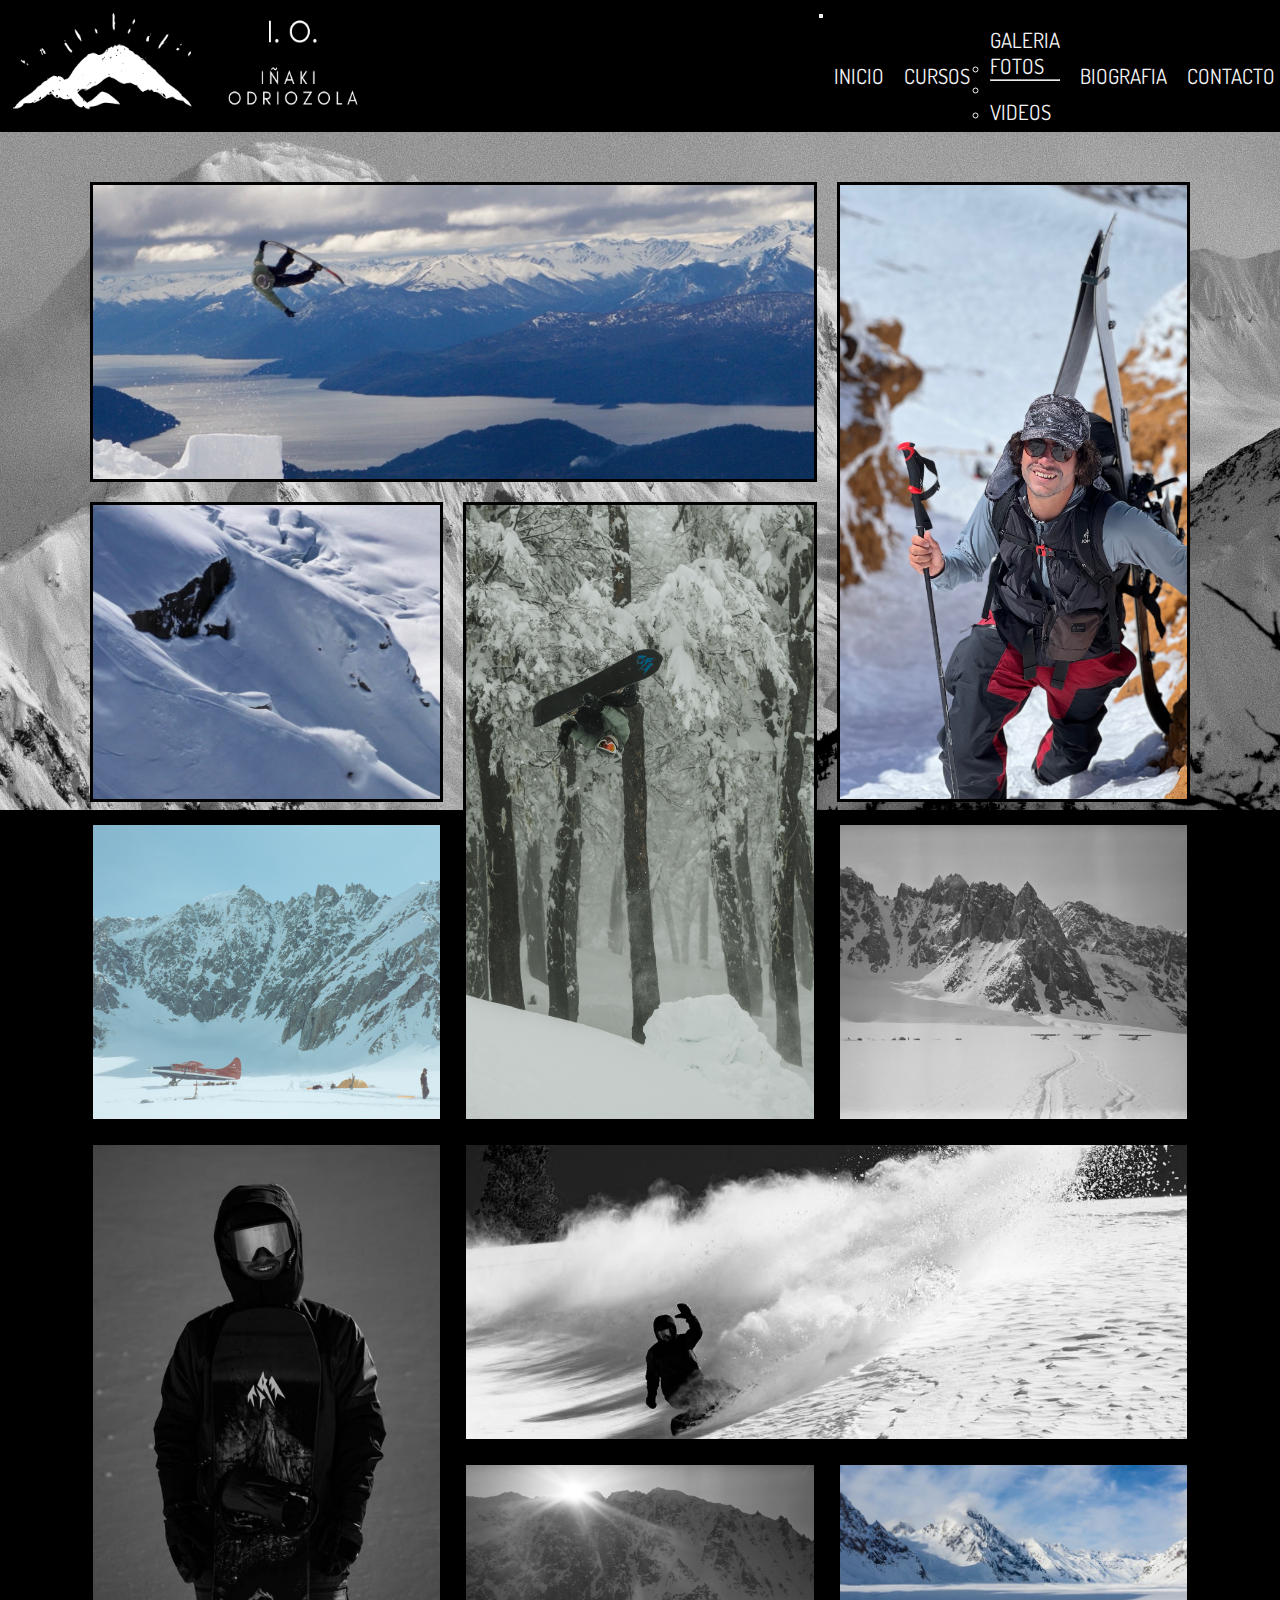
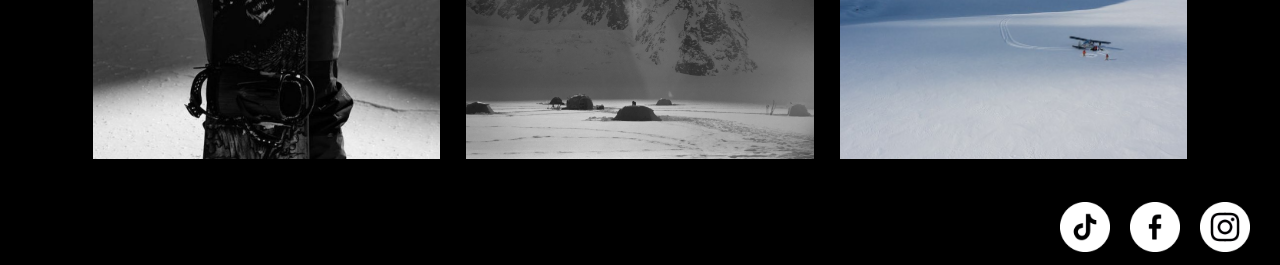
<file: pages/galeria.html>
<!DOCTYPE html>
<html lang="en">
    <head>
        <meta charset="UTF-8">
        <meta http-equiv="X-UA-Compatible" content="IE=edge">
        <meta name="viewport" content="width=device-width, initial-scale=1.0">
        <meta name="description" content="Aqui encontramos una galeria de imagenes que retrata las aventuras de Iñaki">
        <meta name="keywords" content="snowboard, cursos, argentino, backcountry, montaña, nieve, tabla, freestyle, bindings">
        <link href="https://cdn.jsdelivr.net/npm/bootstrap@5.3.0-alpha1/dist/css/bootstrap.min.css" rel="stylesheet" integrity="sha384-GLhlTQ8iRABdZLl6O3oVMWSktQOp6b7In1Zl3/Jr59b6EGGoI1aFkw7cmDA6j6gD" crossorigin="anonymous">
        <link rel="stylesheet" href="../sass/style.css">
        <title>IO | FOTOS</title>
    </head>
    <body>
        <header class="headerPrincipal">
            <a class="navbar-brand" href="../index.html"><img class="logo-io" src="../img/logo-io.jpg" alt="Img Logo"/></a>
            <nav class="navbar navbar-dark navbar-expand-lg" data-bs-theme="dark">
                <div class="container-fluid">
                    <button class="navbar-toggler" type="button" data-bs-toggle="collapse" data-bs-target="#navbarNav" aria-controls="navbarNav" aria-expanded="false" aria-label="Toggle navigation">
                        <span class="navbar-toggler-icon"></span>
                    </button>
                    <div class="collapse navbar-collapse" id="navbarNav">
                        <ul class="navbar-nav">
                            <li class="nav-item">
                            <a class="nav-link" aria-current="page" href="../index.html">INICIO</a>
                            </li>
                            <li class="nav-item">
                                <a class="nav-link" href="./cursos.html">CURSOS</a>
                            </li>
                            <li class="nav-item dropdown">
                                <a class="nav-link dropdown-toggle" href="#" role="button" data-bs-toggle="dropdown" aria-expanded="false">
                                  GALERIA
                                </a>
                                <ul class="dropdown-menu">
                                    <li><a class="dropdown-item" href="./galeria.html">FOTOS</a></li>
                                    <li><hr class="dropdown-divider"></li>
                                    <li><a class="dropdown-item" href="./video-galeria.html">VIDEOS</a></li>
                                </ul>
                            </li>
                            <li class="nav-item">
                                <a class="nav-link" href="./biografia.html">BIOGRAFIA</a>
                            </li>
                            <li class="nav-item">
                                <a class="nav-link" href="./contacto.html">CONTACTO</a>
                            </li>
                        </ul>
                    </div>
                </div>
            </nav>                                    
        </header>
        <main class="galeriaMain">
            <section class="imgConteiner">
                <div class="boxImg">
                    <figure>
                        <img src="../img/img-galeria-1.jpg" alt="imagen galeria 1">
                    </figure>  
                </div>
                <div class="boxImg">
                    <figure>
                        <img src="../img/img-galeria-2.jpeg" alt="imagen galeria 2">
                     </figure>
                </div>
                <div class="boxImg">
                    <figure>
                        <img src="../img/img-galeria-3.jpg" alt="imagen galeria 3">
                    </figure> 
                </div>
                <div class="boxImg">
                     <figure>
                        <img src="../img/img-galeria-4.JPG" alt="imagen galeria 4">
                    </figure>
                </div>
                <div class="boxImg">
                     <figure>
                        <img src="../img/img-galeria-5.jpg" alt="imagen galeria 5">
                    </figure> 
                </div>
                <div class="boxImg">
                    <figure>
                        <img src="../img/img-galeria-6.jpg" alt="imagen galeria 6">
                    </figure>
                </div>
                <div class="boxImg">
                    <figure>
                        <img src="../img/img-galeria-7.jpg" alt="imagen galeria 7">
                    </figure> 
                </div>
                <div class="boxImg">
                    <figure>
                        <img src="../img/img-galeria-8.jpg" alt="imagen galeria 8">
                    </figure>   
                </div>
                <div class="boxImg">
                    <figure>
                        <img src="../img/img-galeria-9.jpg" alt="imagen galeria 9">
                    </figure>   
                </div>
                <div class="boxImg">
                    <figure>
                        <img src="../img/img-galeria-10.jpg" alt="imagen galeria 10">
                    </figure> 
                </div>
            </section>
        </main>
        <footer>
            <ul>
                <li><a href="https://www.tiktok.com/@inakiodriozola_"><img src="../img/tik-tok.png" alt="logo tiktok" class="logoRedes"></a></li>
                 <li><a href="https://www.facebook.com/inaki.odriozola.5"><img src="../img/facebook.png" alt="logo facebook" class="logoRedes"></a></li>
                <li><a href="https://www.instagram.com/inakiodriozola/"><img src="../img/instagram.png" alt="logo instagram" class="logoRedes"></a><li>
            </ul>
        </footer>
        <script src="https://cdn.jsdelivr.net/npm/@popperjs/core@2.11.6/dist/umd/popper.min.js" integrity="sha384-oBqDVmMz9ATKxIep9tiCxS/Z9fNfEXiDAYTujMAeBAsjFuCZSmKbSSUnQlmh/jp3" crossorigin="anonymous"></script>
        <script src="https://cdn.jsdelivr.net/npm/bootstrap@5.3.0-alpha1/dist/js/bootstrap.min.js" integrity="sha384-mQ93GR66B00ZXjt0YO5KlohRA5SY2XofN4zfuZxLkoj1gXtW8ANNCe9d5Y3eG5eD" crossorigin="anonymous"></script>
    </body>
</html>
</file>
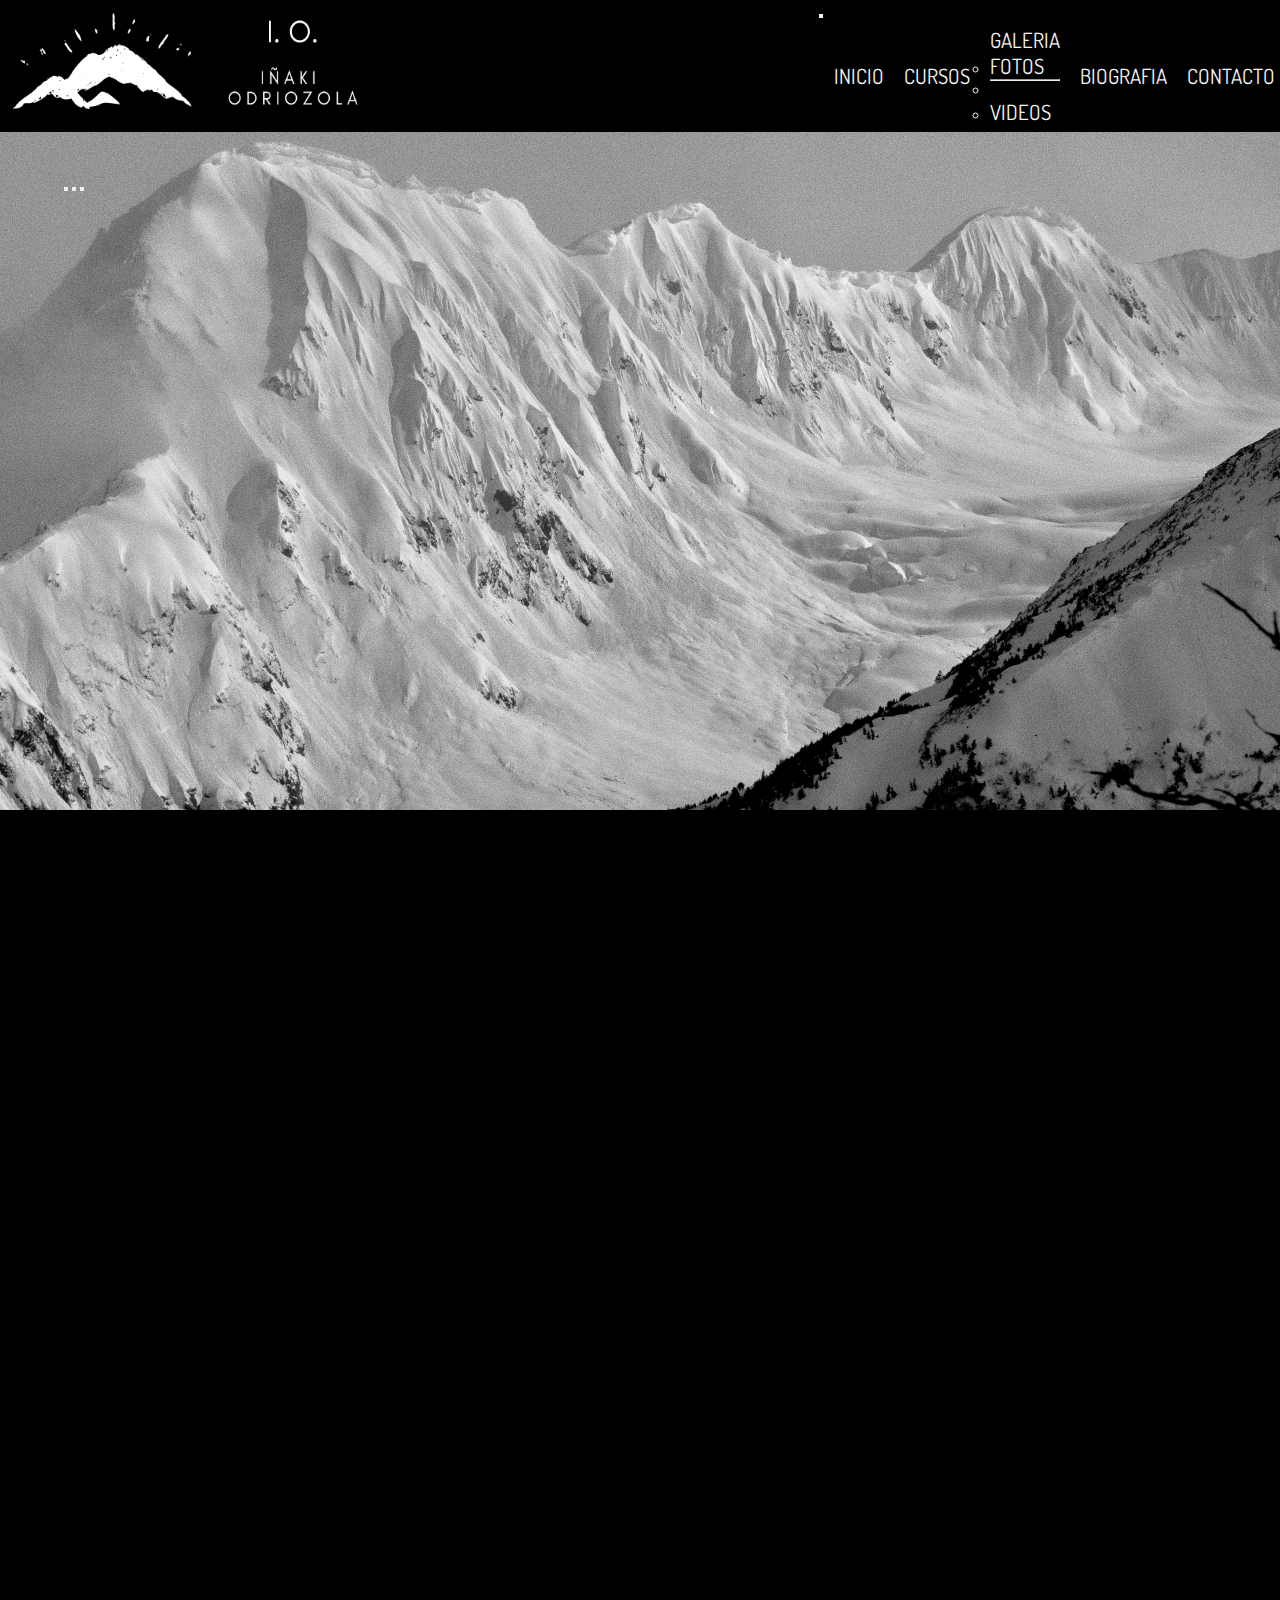
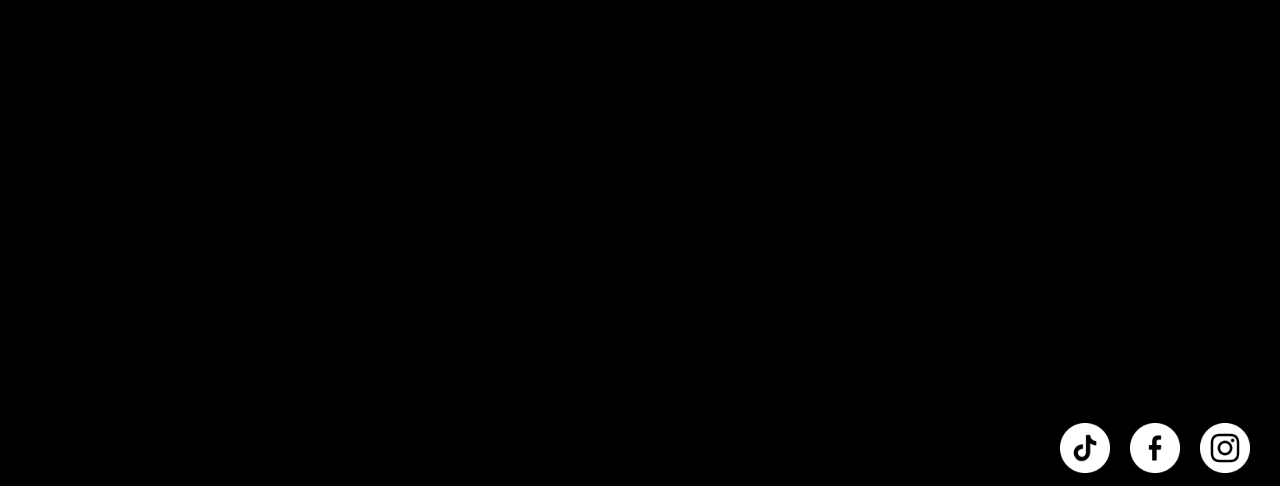
<file: pages/video-galeria.html>
<!DOCTYPE html>
<html lang="en">
<head>
    <meta charset="UTF-8">
        <meta http-equiv="X-UA-Compatible" content="IE=edge">
        <meta name="viewport" content="width=device-width, initial-scale=1.0">
        <meta name="description" content="Aqui encontramos una galeria de video con mucho material audiovisual de las aventuras de Iñaki">
        <meta name="keywords" content="snowboard, cursos, argentino, backcountry, montaña, nieve, tabla, freestyle, bindings">
        <link href="https://cdn.jsdelivr.net/npm/bootstrap@5.3.0-alpha1/dist/css/bootstrap.min.css" rel="stylesheet" integrity="sha384-GLhlTQ8iRABdZLl6O3oVMWSktQOp6b7In1Zl3/Jr59b6EGGoI1aFkw7cmDA6j6gD" crossorigin="anonymous">
        <link rel="stylesheet" href="../sass/style.css">
        <title>IO | VIDEOS</title>
</head>
<body>
    <header class="headerPrincipal">
        <a class="navbar-brand" href="../index.html"><img class="logo-io" src="../img/logo-io.jpg" alt="Img Logo"/></a>
        <nav class="navbar navbar-dark navbar-expand-lg" data-bs-theme="dark">
            <div class="container-fluid">
                <button class="navbar-toggler" type="button" data-bs-toggle="collapse" data-bs-target="#navbarNav" aria-controls="navbarNav" aria-expanded="false" aria-label="Toggle navigation">
                    <span class="navbar-toggler-icon"></span>
                </button>
                <div class="collapse navbar-collapse" id="navbarNav">
                    <ul class="navbar-nav">
                        <li class="nav-item">
                        <a class="nav-link" aria-current="page" href="../index.html">INICIO</a>
                        </li>
                        <li class="nav-item">
                            <a class="nav-link" href="./cursos.html">CURSOS</a>
                        </li>
                        <li class="nav-item dropdown">
                            <a class="nav-link dropdown-toggle" href="#" role="button" data-bs-toggle="dropdown" aria-expanded="false">
                              GALERIA
                            </a>
                            <ul class="dropdown-menu">
                                <li><a class="dropdown-item" href="./galeria.html">FOTOS</a></li>
                                <li><hr class="dropdown-divider"></li>
                                <li><a class="dropdown-item" href="./video-galeria.html">VIDEOS</a></li>
                            </ul>
                        </li>
                        <li class="nav-item">
                            <a class="nav-link" href="./biografia.html">BIOGRAFIA</a>
                        </li>
                        <li class="nav-item">
                            <a class="nav-link" href="./contacto.html">CONTACTO</a>
                        </li>
                    </ul>
                </div>
            </div>
        </nav>                                    
    </header>
    <main>
        <div id="carouselExampleIndicators" class="carousel slide">
            <div class="carousel-indicators">
                <button type="button" data-bs-target="#carouselExampleIndicators" data-bs-slide-to="0" class="active" aria-current="true" aria-label="Slide 1"></button>
                <button type="button" data-bs-target="#carouselExampleIndicators" data-bs-slide-to="1" aria-label="Slide 2"></button>
                <button type="button" data-bs-target="#carouselExampleIndicators" data-bs-slide-to="2" aria-label="Slide 3"></button>
            </div>
            <div class="carousel-inner">
                <div class="carousel-item active">
                    <iframe class="d-block w-100" width="560" height="315" src="https://www.youtube.com/embed/EtPXLxY_yUM?controls=0" title="YouTube video player" frameborder="0" allow="accelerometer; autoplay; clipboard-write; encrypted-media; gyroscope; picture-in-picture; web-share" allowfullscreen></iframe>
                </div>
                <div class="carousel-item">
                    <iframe class="d-block w-100" width="560" height="315" src="https://www.youtube.com/embed/COPnaPeTIBc?controls=0" title="YouTube video player" frameborder="0" allow="accelerometer; autoplay; clipboard-write; encrypted-media; gyroscope; picture-in-picture; web-share" allowfullscreen></iframe>
                </div>
                <div class="carousel-item">
                    <iframe class="d-block w-100" width="560" height="315" src="https://www.youtube.com/embed/86U_xeliohY?controls=0" title="YouTube video player" frameborder="0" allow="accelerometer; autoplay; clipboard-write; encrypted-media; gyroscope; picture-in-picture; web-share" allowfullscreen></iframe>
                </div>
            </div>
            <button class="carousel-control-prev" type="button" data-bs-target="#carouselExampleIndicators" data-bs-slide="prev">
                <span class="carousel-control-prev-icon" aria-hidden="true"></span>
                <span class="visually-hidden">Previous</span>
            </button>
            <button class="carousel-control-next" type="button" data-bs-target="#carouselExampleIndicators" data-bs-slide="next">
                <span class="carousel-control-next-icon" aria-hidden="true"></span>
                <span class="visually-hidden">Next</span>
            </button>
        </div>
        <section class="videoBox">
            <iframe width="600" height="350" src="https://www.youtube.com/embed/ah1gis52Fxk?controls=0" title="YouTube video player" frameborder="0" allow="accelerometer; autoplay; clipboard-write; encrypted-media; gyroscope; picture-in-picture; web-share" allowfullscreen></iframe>
            <iframe width="600" height="350" src="https://www.youtube.com/embed/KiXvIbUIsHI?controls=0" title="YouTube video player" frameborder="0" allow="accelerometer; autoplay; clipboard-write; encrypted-media; gyroscope; picture-in-picture; web-share" allowfullscreen></iframe>
        </section>
        <section class="videoBox">
            <iframe width="600" height="350" src="https://www.youtube.com/embed/OpICLpMKp1I?controls=0" title="YouTube video player" frameborder="0" allow="accelerometer; autoplay; clipboard-write; encrypted-media; gyroscope; picture-in-picture; web-share" allowfullscreen></iframe>
            <iframe width="600" height="350" src="https://www.youtube.com/embed/VFcVRUlf_cU?controls=0" title="YouTube video player" frameborder="0" allow="accelerometer; autoplay; clipboard-write; encrypted-media; gyroscope; picture-in-picture; web-share" allowfullscreen></iframe>
        </section>
        <section class="videoBox">
            <iframe width="600" height="350" src="https://www.youtube.com/embed/_sbGzKXS5-0?controls=0" title="YouTube video player" frameborder="0" allow="accelerometer; autoplay; clipboard-write; encrypted-media; gyroscope; picture-in-picture; web-share" allowfullscreen></iframe>
            <iframe width="600" height="350" src="https://www.youtube.com/embed/0mgjLEK8JHQ?controls=0" title="YouTube video player" frameborder="0" allow="accelerometer; autoplay; clipboard-write; encrypted-media; gyroscope; picture-in-picture; web-share" allowfullscreen></iframe>
        </section>
        <section class="videoBox">
            <iframe width="600" height="350" src="https://www.youtube.com/embed/7eEe7zqZQYc?controls=0" title="YouTube video player" frameborder="0" allow="accelerometer; autoplay; clipboard-write; encrypted-media; gyroscope; picture-in-picture; web-share" allowfullscreen></iframe>
            <iframe width="600" height="350" src="https://www.youtube.com/embed/wYTwU1Smucs?controls=0" title="YouTube video player" frameborder="0" allow="accelerometer; autoplay; clipboard-write; encrypted-media; gyroscope; picture-in-picture; web-share" allowfullscreen></iframe>
        </section>
    </main>
    <footer>
        <ul>
            <li><a href="https://www.tiktok.com/@inakiodriozola_"><img src="../img/tik-tok.png" alt="logo tiktok" class="logoRedes"></a></li>
             <li><a href="https://www.facebook.com/inaki.odriozola.5"><img src="../img/facebook.png" alt="logo facebook" class="logoRedes"></a></li>
            <li><a href="https://www.instagram.com/inakiodriozola/"><img src="../img/instagram.png" alt="logo instagram" class="logoRedes"></a><li>
        </ul>
    </footer>
    <script src="https://cdn.jsdelivr.net/npm/@popperjs/core@2.11.6/dist/umd/popper.min.js" integrity="sha384-oBqDVmMz9ATKxIep9tiCxS/Z9fNfEXiDAYTujMAeBAsjFuCZSmKbSSUnQlmh/jp3" crossorigin="anonymous"></script>
    <script src="https://cdn.jsdelivr.net/npm/bootstrap@5.3.0-alpha1/dist/js/bootstrap.min.js" integrity="sha384-mQ93GR66B00ZXjt0YO5KlohRA5SY2XofN4zfuZxLkoj1gXtW8ANNCe9d5Y3eG5eD" crossorigin="anonymous"></script>
</body>
</html>
</file>
<file: sass/style.css>
@import url("https://fonts.googleapis.com/css2?family=Dosis:wght@200;400&family=Ubuntu:ital,wght@0,400;1,300&display=swap");
.carousel img {
  height: 735px;
  width: 100%;
}

.sobreMi {
  display: flex;
  justify-content: center;
  margin-top: 25px;
  margin-bottom: 25px;
  padding-top: 20px;
  padding-bottom: 20px;
}
.sobreMi .textoSobreMi {
  width: 900px;
  padding-top: 20px;
}
.sobreMi .textoSobreMi h2 {
  margin-bottom: 15px;
  text-decoration-line: overline;
  color: black;
}
.sobreMi .textoSobreMi p {
  text-align: justify;
  font-weight: 900;
  color: black;
  background-color: rgba(192, 192, 192, 0.6);
  border-radius: 5px;
}
.sobreMi .imgSobreMi {
  margin-right: 25px;
}
.sobreMi .imgSobreMi img {
  height: 275px;
  width: 275px;
  border-radius: 50%;
}

.iframesIndex {
  display: flex;
  justify-content: space-evenly;
}

.sponsorSection {
  margin-top: 50px;
  display: flex;
  justify-content: space-evenly;
}
.sponsorSection .sponsorLeft {
  display: flex;
  flex-direction: column;
}
.sponsorSection .sponsorLeft .imgTxtIndex img {
  height: 400px;
  width: 230px;
  margin-left: -25px;
  margin-top: -150px;
}
.sponsorSection .sponsorLeft .sponsorSectionTxt {
  height: 250px;
  width: 550px;
}
.sponsorSection .sponsorLeft .sponsorSectionTxt h2 {
  color: black;
}
.sponsorSection .sponsorLeft .sponsorSectionTxt p {
  text-align: justify;
  font-weight: 900;
  color: black;
  background-color: rgba(192, 192, 192, 0.6);
  border-radius: 5px;
}
.sponsorSection .sponsorSectionImg {
  display: flex;
  flex-direction: column;
}
.sponsorSection .sponsorSectionImg .indexImg img {
  height: 500px;
  width: 300px;
  margin-bottom: -5.5px;
}
.sponsorSection .sponsorSectionImg .indexLogo {
  display: flex;
  justify-content: space-between;
}
.sponsorSection .sponsorSectionImg .indexLogo img {
  border-radius: 50%;
  height: 100px;
  width: 100px;
}

.mediaContainer {
  margin-top: 40px;
  display: flex;
  justify-content: space-around;
}
.mediaContainer .imgScrollIndex img {
  height: 500px;
  width: 400px;
  border-radius: 150px;
  border: 1px solid black;
}

.finIndex {
  color: black;
}
.finIndex .iframesIndexDos {
  margin-top: 40px;
  display: flex;
  justify-content: center;
}
.finIndex .iframesIndexDos iframe {
  width: 80%;
}
.finIndex .textoFinIndex {
  display: flex;
  width: 50%;
  flex-direction: column;
  align-items: center;
  margin: auto;
  margin-top: 40px;
}
.finIndex .textoFinIndex .mtBaker {
  text-decoration: overline;
}
.finIndex .textoFinIndex h3 {
  font-size: x-large;
}
.finIndex .textoFinIndex p {
  text-align: justify;
  background-color: rgba(192, 192, 192, 0.7);
  border-radius: 5px;
}

.seccionCursos {
  display: flex;
  flex-direction: column;
  padding-top: 50px;
}
.seccionCursos img {
  height: 600px;
  width: 400px;
  margin-left: 25px;
}
.seccionCursos .cursoConteiner {
  display: flex;
  margin-bottom: 25px;
}
.seccionCursos .cursoConteiner .adentroCurso {
  padding: 25px;
  display: flex;
  flex-direction: column;
  justify-content: space-evenly;
  background-color: rgba(0, 0, 0, 0.4);
  margin-left: 25px;
  margin-right: 25px;
}
.seccionCursos .cursoConteiner .adentroCurso p {
  text-align: justify;
  color: whitesmoke;
}
.seccionCursos .cursoConteiner .adentroCurso h2 {
  color: whitesmoke;
}

.imgConteiner {
  width: 100%;
  max-width: 1100px;
  margin: auto;
  padding-top: 50px;
  display: grid;
  grid-template-columns: repeat(3, 1fr);
  grid-template-rows: repeat(5, 300px);
  grid-gap: 20px;
}
.imgConteiner .boxImg figure {
  height: 100%;
  width: 100%;
}
.imgConteiner .boxImg img {
  height: 100%;
  width: 100%;
  -o-object-fit: cover;
     object-fit: cover;
  border: 3px solid black;
  transition: 0.3s ease all;
}
.imgConteiner .boxImg img:hover {
  transform: scale(1.04);
}
.imgConteiner .boxImg:nth-child(1) {
  grid-column-start: span 2;
}
.imgConteiner .boxImg:nth-child(2) {
  grid-row-start: span 2;
}
.imgConteiner .boxImg:nth-child(4) {
  grid-row-start: span 2;
}
.imgConteiner .boxImg:nth-child(7) {
  grid-row-start: span 2;
}
.imgConteiner .boxImg:nth-child(8) {
  grid-column-start: span 2;
}

#carouselExampleIndicators {
  width: 90%;
  padding-top: 40px;
  margin: auto;
}
#carouselExampleIndicators .carousel-inner .carousel-item iframe {
  height: 600px;
}

.videoBox {
  display: flex;
  justify-content: space-evenly;
  padding-top: 40px;
}
.videoBox iframe {
  border: 1px solid black;
}

.biografiaMain {
  display: flex;
  flex-direction: column;
  padding-top: 25px;
}
.biografiaMain img {
  height: 500px;
  width: 400px;
}

.seccionInicios {
  display: flex;
  justify-content: space-around;
  align-items: center;
}
.seccionInicios .textoInicios {
  display: flex;
  flex-direction: column;
  padding: 25px;
  background-color: rgba(0, 0, 0, 0.4);
}
.seccionInicios .textoInicios h2 {
  text-align: center;
  margin-bottom: 20px;
  color: whitesmoke;
}
.seccionInicios .textoInicios p {
  color: whitesmoke;
  width: 562px;
  text-align: justify;
}

.seccionCompitiendo {
  display: flex;
  justify-content: space-around;
  align-items: center;
  flex-direction: row-reverse;
  margin-top: 50px;
}
.seccionCompitiendo .textoCompitiendo {
  display: flex;
  flex-direction: column;
  padding: 25px;
  background-color: rgba(0, 0, 0, 0.4);
}
.seccionCompitiendo .textoCompitiendo h2 {
  text-align: center;
  margin-bottom: 20px;
  color: whitesmoke;
}
.seccionCompitiendo .textoCompitiendo p {
  color: whitesmoke;
  width: 562px;
  text-align: justify;
}

.seccionAlDiaDeHoy {
  display: flex;
  justify-content: space-around;
  align-items: center;
  margin-top: 50px;
}
.seccionAlDiaDeHoy .textoAlDiaDeHoy {
  display: flex;
  flex-direction: column;
  padding: 25px;
  background-color: rgba(0, 0, 0, 0.4);
}
.seccionAlDiaDeHoy .textoAlDiaDeHoy h2 {
  text-align: center;
  margin-bottom: 20px;
  color: whitesmoke;
}
.seccionAlDiaDeHoy .textoAlDiaDeHoy p {
  color: whitesmoke;
  width: 562px;
  text-align: justify;
}

.masNotas {
  display: flex;
  flex-direction: column;
  border: 1px solid black;
  color: black;
  width: 80%;
  align-self: center;
  margin-bottom: 10px;
  margin-top: 25px;
  background-color: rgba(192, 192, 192, 0.7);
}
.masNotas h2 {
  padding: 10px;
}
.masNotas ul li {
  list-style: none;
  margin: 10px 10px;
  padding: 0;
}
.masNotas ul li a {
  text-decoration: none;
  color: black;
}
.masNotas ul li a:hover {
  color: blueviolet;
}

main {
  padding-bottom: 20px;
}

h1 {
  color: black;
  padding-left: 25px;
}

.form-container {
  display: flex;
  justify-content: center;
  margin-top: 35px;
}
.form-container form {
  background-color: black;
  width: 50%;
  border: 1px solid black;
  padding: 20px;
  border-radius: 5px;
}
.form-container form .mb-3 .form-text {
  color: white;
}
.form-container form .btn {
  background-color: white;
  color: black;
}

.footerContacto {
  display: flex;
  position: static;
  justify-content: flex-end;
  bottom: 0;
  padding-bottom: 0;
}

/* reset */
* {
  padding: 0;
  margin: 0;
  box-sizing: border-box;
}

/* estilos generales */
body {
  background-color: black;
  color: whitesmoke;
  font-family: "Ubuntu", sans-serif;
}

main {
  height: auto;
  background-size: 100%;
  background-image: url(../img/img-bg-2.jpg);
  background-repeat: no-repeat;
  background-position: center center;
  background-attachment: fixed;
}

.headerPrincipal {
  font-family: "Dosis", sans-serif;
  background-color: black;
  position: sticky;
  top: 0px;
  display: flex;
  justify-content: space-between;
  z-index: 100;
}
.headerPrincipal .navbar-brand .logo-io {
  height: 100px;
  width: 350px;
  margin: 10px;
}
.headerPrincipal nav {
  align-items: flex-end;
  display: flex;
  padding-bottom: 0px;
}
.headerPrincipal nav .conteiner-fluid .navbar-collapse {
  justify-content: flex-end;
}
.headerPrincipal nav .navbar-nav {
  display: flex;
  align-items: center;
}
.headerPrincipal nav .navbar-nav .nav-item {
  list-style: none;
  margin: 7px 5px;
  padding-left: 10px;
}
.headerPrincipal nav .navbar-nav .nav-item a {
  color: whitesmoke;
  font-size: 1.3rem;
  text-decoration: none;
}
.headerPrincipal nav .navbar-nav .nav-item a:hover {
  color: blueviolet;
}

footer {
  background-color: black;
  bottom: 0;
  padding-top: 20px;
  padding-bottom: 10px;
  position: static;
}
footer ul {
  display: flex;
  justify-content: flex-end;
}
footer ul li {
  list-style: none;
  margin: 0px 10px;
  padding: 0;
}
footer ul li .logoRedes {
  height: 50px;
  width: 50px;
}

/* media queries */
/* mobile */
@media screen and (max-width: 576px) {
  main {
    background-image: none;
  }
  .headerPrincipal {
    display: flex;
    flex-direction: column;
    justify-content: space-between;
    padding-bottom: 10px;
  }
  .headerPrincipal .navbar-brand {
    margin: auto;
  }
  .headerPrincipal .navbar-brand img {
    width: 200px;
    height: 55px;
  }
  .headerPrincipal nav .navbar-nav {
    flex-direction: column;
    align-items: start;
  }
  .headerPrincipal nav .navbar-nav li {
    border-left: 0px;
    padding-left: 0px;
    display: flex;
    flex-direction: column;
  }
  footer {
    margin-top: 10px;
    padding-top: 0;
  }
  footer ul {
    justify-content: center;
    margin: auto;
    padding: 0;
  }
  /* index */
  .carousel img {
    height: 250px;
  }
  .sobreMi {
    flex-direction: column;
    align-items: center;
    padding-top: 0px;
  }
  .sobreMi .textoSobreMi {
    width: 90%;
    padding-top: 0px;
  }
  .sobreMi .textoSobreMi h2 {
    margin-top: 25px;
    color: whitesmoke;
  }
  .sobreMi .textoSobreMi p {
    color: whitesmoke;
    background-color: rgba(192, 192, 192, 0);
  }
  .sobreMi .imgSobreMi {
    margin: 0px;
  }
  .sobreMi .imgSobreMi img {
    margin-top: 25px;
  }
  .iframesIndex {
    flex-direction: column;
  }
  .iframesIndex aside {
    margin-bottom: 15px;
  }
  .iframesIndex aside iframe {
    width: 100%;
  }
  .sponsorSection {
    flex-direction: column;
    justify-content: space-around;
  }
  .sponsorSection .sponsorLeft {
    align-items: center;
  }
  .sponsorSection .sponsorLeft .imgTxtIndex {
    display: none;
  }
  .sponsorSection .sponsorLeft .sponsorSectionTxt {
    margin-top: 15px;
    width: 90%;
    height: auto;
    text-align: justify;
  }
  .sponsorSection .sponsorLeft .sponsorSectionTxt h2 {
    color: whitesmoke;
    text-decoration: overline;
  }
  .sponsorSection .sponsorLeft .sponsorSectionTxt p {
    color: whitesmoke;
    background-color: rgba(192, 192, 192, 0);
  }
  .sponsorSection .sponsorSectionImg .indexImg {
    display: none;
  }
  .sponsorSection .sponsorSectionImg .indexLogo {
    justify-content: center;
  }
  .mediaContainer {
    display: flex;
    flex-direction: column;
  }
  .mediaContainer .iframesIndexDos iframe {
    margin-top: 10px;
    width: 100%;
    height: 200px;
  }
  .mediaContainer .imgScrollIndex img {
    margin-top: 20px;
    height: 400px;
    width: 100%;
    border-radius: 0;
  }
  .finIndex {
    display: flex;
    flex-direction: column;
  }
  .finIndex .iframesIndexDos iframe {
    margin-top: 10px;
    width: 100%;
    height: 250px;
  }
  .finIndex .textoFinIndex {
    width: 90%;
    color: whitesmoke;
  }
  .finIndex .textoFinIndex p {
    background-color: rgba(192, 192, 192, 0);
  }
  /* cursos */
  .seccionCursos img {
    margin-left: 0;
    box-shadow: none;
    height: 500px;
    width: auto;
  }
  .seccionCursos .cursoConteiner {
    flex-direction: column;
    margin: 0;
  }
  .seccionCursos .cursoConteiner .adentroCurso {
    flex-direction: column;
    margin: 0px;
    align-items: center;
  }
  .seccionCursos .cursoConteiner .adentroCurso p {
    margin-top: 10px;
  }
  /* galeria */
  /* fotos */
  .imgConteiner {
    width: 99%;
    grid-template-columns: repeat(1, 1fr);
    grid-template-rows: auto;
    grid-gap: 0px;
    padding-top: 0px;
  }
  .imgConteiner .boxImg img {
    height: 500px;
  }
  .imgConteiner .boxImg:nth-child(1) {
    display: none;
  }
  .imgConteiner .boxImg:nth-child(2) {
    grid-row-start: span 1;
  }
  .imgConteiner .boxImg:nth-child(4) {
    grid-row-start: span 1;
  }
  .imgConteiner .boxImg:nth-child(7) {
    grid-row-start: span 1;
  }
  .imgConteiner .boxImg:nth-child(8) {
    grid-column-start: span 1;
  }
  /* videos */
  #carouselExampleIndicators {
    width: 100%;
    padding: 0;
  }
  #carouselExampleIndicators .carousel-inner .carousel-item iframe {
    height: 350px;
  }
  .videoBox {
    flex-direction: column;
    padding: 0;
  }
  .videoBox iframe {
    border: none;
    width: 100%;
    height: 200px;
    margin-top: 10px;
  }
  /* biografia */
  .biografiaMain {
    padding: 0;
  }
  .biografiaMain img {
    height: 450px;
    width: 99%;
  }
  .seccionInicios {
    display: flex;
    flex-direction: column;
  }
  .seccionInicios .textoInicios p {
    width: auto;
  }
  .seccionCompitiendo {
    flex-direction: column;
    margin-top: 0;
  }
  .seccionCompitiendo .textoCompitiendo p {
    width: auto;
  }
  .seccionAlDiaDeHoy {
    flex-direction: column;
    margin-top: 0;
  }
  .seccionAlDiaDeHoy .textoAlDiaDeHoy p {
    width: auto;
  }
  .masNotas {
    color: whitesmoke;
    border: 1px solid white;
    background-color: rgba(192, 192, 192, 0);
  }
  .masNotas ul li a {
    color: whitesmoke;
  }
  /* contacto*/
  h1 {
    color: whitesmoke;
    margin-top: 25px;
  }
  .form-container form {
    padding: 0px;
    width: 90%;
  }
  .form-container form .btn {
    display: flex;
    margin: auto;
  }
}
/* tablet */
@media screen and (min-width: 577px) and (max-width: 992px) {
  main {
    background-image: none;
  }
  .headerPrincipal {
    display: flex;
    flex-direction: column;
    justify-content: space-between;
    padding-bottom: 10px;
  }
  .headerPrincipal .navbar-brand {
    margin: auto;
  }
  .headerPrincipal nav .navbar-nav {
    flex-direction: column;
    align-items: start;
  }
  .headerPrincipal nav .navbar-nav li {
    border-left: 0px;
    padding-left: 0px;
    display: flex;
    flex-direction: column;
  }
  footer {
    margin-top: 10px;
    padding-top: 0;
  }
  footer ul {
    justify-content: center;
    margin: auto;
    padding: 0;
  }
  /* index */
  .carousel img {
    height: 660px;
  }
  .sobreMi {
    flex-direction: column;
    align-items: center;
    padding-top: 0px;
  }
  .sobreMi .textoSobreMi {
    width: 90%;
    padding-top: 0px;
  }
  .sobreMi .textoSobreMi h2 {
    margin-top: 25px;
    color: whitesmoke;
  }
  .sobreMi .textoSobreMi p {
    color: whitesmoke;
    background-color: rgba(192, 192, 192, 0);
  }
  .sobreMi .imgSobreMi {
    margin: 0px;
  }
  .sobreMi .imgSobreMi img {
    margin-top: 25px;
  }
  .iframesIndex {
    flex-direction: column;
  }
  .iframesIndex aside {
    margin-bottom: 15px;
  }
  .iframesIndex aside iframe {
    width: 100%;
  }
  .sponsorSection {
    flex-direction: column;
    justify-content: space-around;
  }
  .sponsorSection .sponsorLeft {
    align-items: center;
  }
  .sponsorSection .sponsorLeft .imgTxtIndex {
    display: none;
  }
  .sponsorSection .sponsorLeft .sponsorSectionTxt {
    margin-top: 15px;
    width: 90%;
    height: auto;
    text-align: justify;
  }
  .sponsorSection .sponsorLeft .sponsorSectionTxt h2 {
    color: whitesmoke;
    text-decoration: overline;
  }
  .sponsorSection .sponsorLeft .sponsorSectionTxt p {
    color: whitesmoke;
    background-color: rgba(192, 192, 192, 0);
  }
  .sponsorSection .sponsorSectionImg .indexImg {
    display: none;
  }
  .sponsorSection .sponsorSectionImg .indexLogo {
    justify-content: center;
  }
  .mediaContainer {
    display: flex;
    flex-direction: column;
  }
  .mediaContainer .imgScrollIndex img {
    margin-top: 10px;
    height: 800px;
    width: 100%;
    border-radius: 0;
  }
  .finIndex {
    display: flex;
    flex-direction: column;
  }
  .finIndex .iframesIndexDos iframe {
    margin-top: 10px;
    width: 100%;
    height: 400px;
  }
  .finIndex .textoFinIndex {
    width: 90%;
    color: whitesmoke;
  }
  .finIndex .textoFinIndex p {
    background-color: rgba(192, 192, 192, 0);
  }
  /* cursos */
  .seccionCursos img {
    margin-left: 0;
    height: 750px;
    width: auto;
  }
  .seccionCursos .cursoConteiner {
    flex-direction: column;
    margin: 0;
  }
  .seccionCursos .cursoConteiner .adentroCurso {
    flex-direction: column;
    margin: 0px;
    align-items: center;
  }
  .seccionCursos .cursoConteiner .adentroCurso p {
    margin-top: 10px;
  }
  /* galeria */
  /* fotos */
  .imgConteiner {
    width: 99%;
    grid-template-columns: repeat(1, 1fr);
    grid-template-rows: auto;
    grid-gap: 0px;
    padding-top: 0px;
  }
  .imgConteiner .boxImg img {
    height: 1000px;
  }
  .imgConteiner .boxImg:nth-child(1) {
    display: none;
  }
  .imgConteiner .boxImg:nth-child(2) {
    grid-row-start: span 1;
  }
  .imgConteiner .boxImg:nth-child(4) {
    grid-row-start: span 1;
  }
  .imgConteiner .boxImg:nth-child(7) {
    grid-row-start: span 1;
  }
  .imgConteiner .boxImg:nth-child(8) {
    grid-column-start: span 1;
  }
  /* videos */
  #carouselExampleIndicators {
    width: 100%;
    padding: 0;
  }
  #carouselExampleIndicators .carousel-inner .carousel-item iframe {
    height: 660px;
  }
  .videoBox {
    flex-direction: column;
    padding: 0;
  }
  .videoBox iframe {
    border: none;
    width: 100%;
    height: 400px;
    margin-top: 10px;
  }
  /* biografia */
  .biografiaMain {
    padding: 0;
  }
  .biografiaMain img {
    height: 850px;
    width: 99%;
  }
  .seccionInicios {
    display: flex;
    flex-direction: column;
  }
  .seccionInicios .textoInicios p {
    width: auto;
  }
  .seccionCompitiendo {
    flex-direction: column;
    margin-top: 0;
  }
  .seccionCompitiendo .textoCompitiendo p {
    width: auto;
  }
  .seccionAlDiaDeHoy {
    flex-direction: column;
    margin-top: 0;
  }
  .seccionAlDiaDeHoy .textoAlDiaDeHoy {
    box-shadow: none;
  }
  .seccionAlDiaDeHoy .textoAlDiaDeHoy p {
    width: auto;
  }
  .masNotas {
    color: whitesmoke;
    border: 1px solid white;
    background-color: rgba(192, 192, 192, 0);
  }
  .masNotas ul li a {
    color: whitesmoke;
  }
  /* contacto*/
  h1 {
    color: whitesmoke;
    text-align: center;
    margin-top: 25px;
  }
  .form-container form {
    padding: 0px;
    width: 90%;
  }
  .form-container form .btn {
    display: flex;
    margin: auto;
  }
}/*# sourceMappingURL=style.css.map */
</file>
